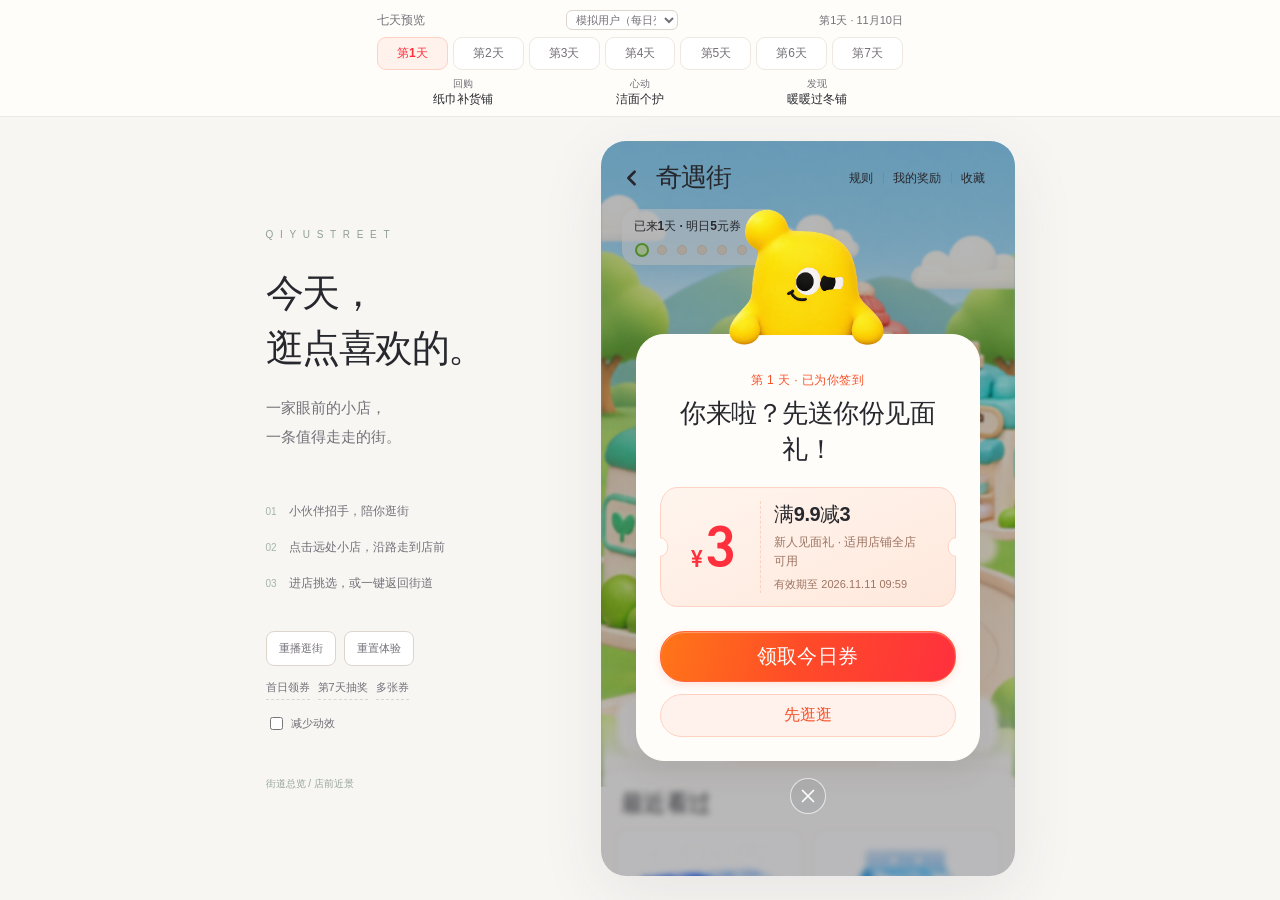
<file: index.html>
<!doctype html>
<html lang="zh-CN">
<head>
  <meta charset="utf-8">
  <meta name="viewport" content="width=device-width,initial-scale=1,viewport-fit=cover">
  <meta name="description" content="逛喜欢的小店，领每日好礼。可切换七天与不同店铺偏好。">
  <meta http-equiv="refresh" content="0;url=street-3d.html?from=mall&amp;demo=first&amp;demoDay=2026-11-10&amp;v=responsive-layout-3">
  <title>奇遇街 · 今天逛点喜欢的</title>
  <link rel="icon" href="data:,">
  <script>
    const destination = new URL('street-3d.html', location.href);
    destination.search = location.search;
    destination.searchParams.set('from', 'mall');
    const days = ['first','second','third','fourth','fifth','sixth','seventh'];
    let day = destination.searchParams.get('demo');
    if (!days.includes(day) && !['wallet','freeorder'].includes(day)) {
      day = 'first';
      destination.searchParams.set('demo', day);
    }
    if (!destination.searchParams.has('demoDay')) {
      const offset = day === 'wallet' ? 5 : day === 'freeorder' ? 6 : days.indexOf(day);
      destination.searchParams.set('demoDay', '2026-11-' + String(10 + offset).padStart(2, '0'));
    }
    destination.searchParams.set('v', 'responsive-layout-3');
    destination.hash = location.hash;
    location.replace(destination);
  </script>
</head>
<body><a href="street-3d.html?from=mall&amp;demo=first&amp;demoDay=2026-11-10&amp;v=responsive-layout-3">打开奇遇街七天预览</a></body>
</html>
</file>
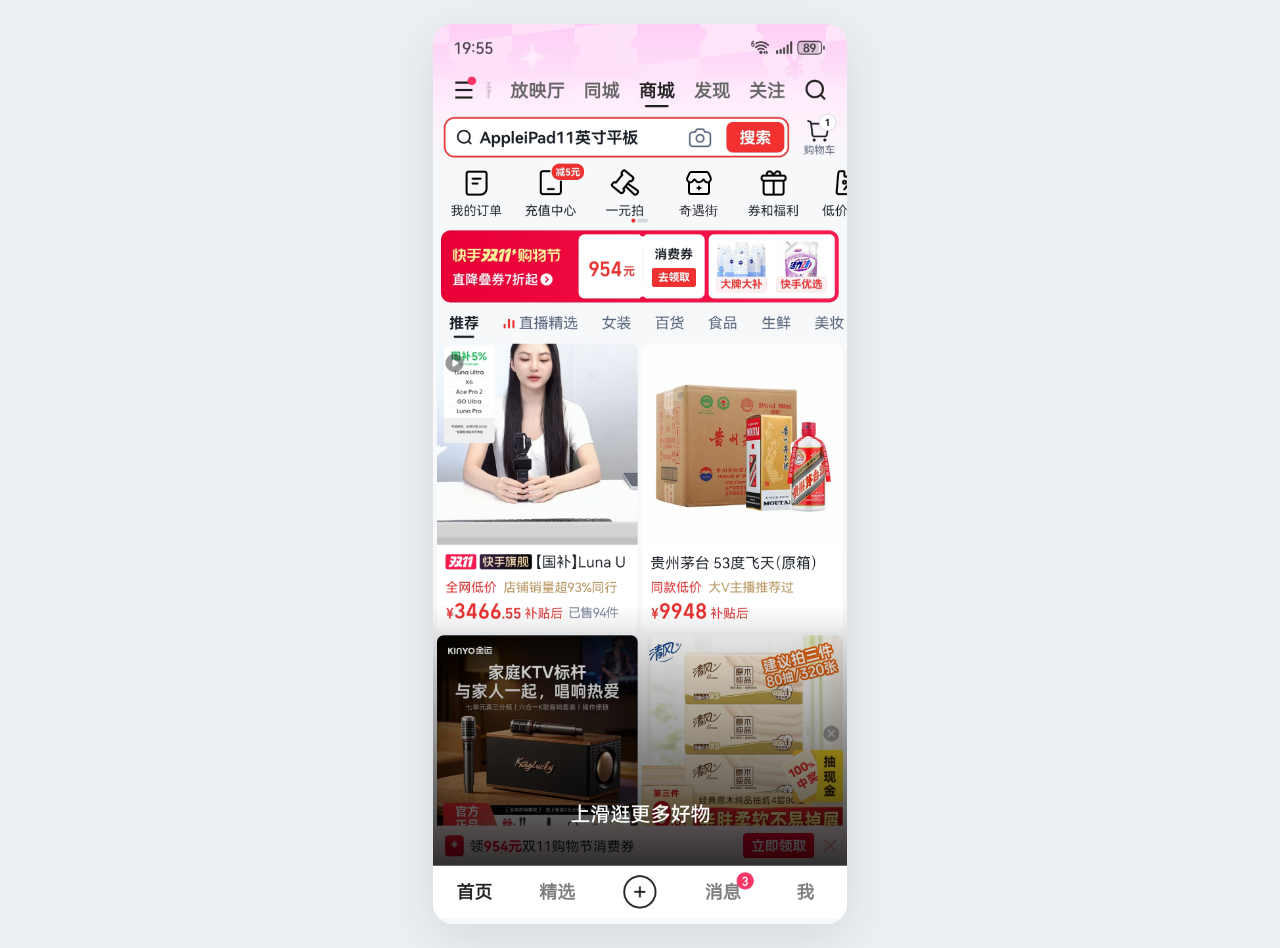
<file: mall.html>
<!doctype html>
<html lang="zh-CN">
<head>
  <meta charset="utf-8">
  <meta name="viewport" content="width=device-width,initial-scale=1,viewport-fit=cover">
  <meta name="theme-color" content="#f7f8fa">
  <title>商城 · 奇遇街入口</title>
  <link rel="icon" href="data:,">
  <link rel="preload" as="image" href="assets/mall-reference.png">
  <link rel="preload" as="image" href="assets/entry-coupon-front.webp">
  <link rel="stylesheet" href="image-loading.css?v=unified-colors-2">
  <script defer src="image-loading.js?v=design-polish-4"></script>
  <script defer src="mall-entry.js?v=orange-ticket-3"></script>
  <style>
    *{box-sizing:border-box}
    body{margin:0;background:#edf0f3;font-family:-apple-system,BlinkMacSystemFont,"PingFang SC","Microsoft YaHei",sans-serif;color:#202128;-webkit-text-size-adjust:100%;text-size-adjust:100%}
    .mall-screen{position:relative;width:min(100%,414px);margin:0 auto;background:#f7f8fa}
    .mall-reference{display:block;width:100%;height:auto;user-select:none}
    .qiyujie-entry{position:absolute;left:56.2%;top:15.8%;width:16%;height:6.1%;display:flex;flex-direction:column;align-items:center;justify-content:flex-start;padding-top:.5%;gap:4px;background:#f7f8fa;color:#202128;text-decoration:none;font-size:13px;font-weight:400;line-height:18px;-webkit-tap-highlight-color:transparent}
    .entry-symbol{display:block;position:relative;width:45.29%;aspect-ratio:1;perspective:100px;flex:none}
    .entry-store,.entry-coupon{position:absolute;inset:0;display:block;width:100%;height:100%;margin:0;backface-visibility:hidden;transition:transform 360ms cubic-bezier(.22,.8,.26,1),opacity 240ms ease;pointer-events:none}
    .entry-store{opacity:1;transform:translateY(0) rotateX(0)}
    .entry-coupon{opacity:0;transform:translateY(5px) rotateX(-65deg)}
    .entry-coupon img{position:absolute;inset:2%;display:block;width:96%;height:96%;object-fit:contain}
    .qiyujie-entry[data-phase="coupon"] .entry-store{opacity:0;transform:translateY(-5px) rotateX(65deg)}
    .qiyujie-entry[data-phase="coupon"] .entry-coupon{opacity:1;transform:translateY(0) rotateX(0)}
    .qiyujie-entry:focus-visible{outline:2px solid #ff742a;outline-offset:-2px;border-radius:6px}
    .qiyujie-entry:active .entry-symbol{transform:scale(.93)}
    @media(prefers-reduced-motion:reduce){.entry-store,.entry-coupon{transition:none!important}.qiyujie-entry .entry-store{opacity:1!important;transform:none!important}.qiyujie-entry .entry-coupon{display:none!important}}
    @media(min-width:700px){body{padding:24px 0}.mall-screen{box-shadow:0 14px 50px #16202c1c;border-radius:20px;overflow:hidden}}
  </style>
</head>
<body>
  <main class="mall-screen" aria-label="商城首页">
    <img class="mall-reference" src="assets/mall-reference.png" width="1260" height="2720" alt="商城首页参考画面，包含搜索、工具区、购物节活动与推荐商品。" draggable="false">
    <a class="qiyujie-entry" href="street-3d.html?from=mall&amp;v=responsive-layout-3" aria-label="奇遇街，逛喜欢的小店" data-phase="icon">
      <span class="entry-symbol" aria-hidden="true">
        <img class="entry-store" src="assets/qiyujie-entry.svg?v=mono-30-v3" width="30" height="30" alt="">
        <span class="entry-coupon"><img src="assets/entry-coupon-front.webp" width="30" height="30" alt=""></span>
      </span>
      <span>奇遇街</span>
    </a>
  </main>
</body>
</html>
</file>
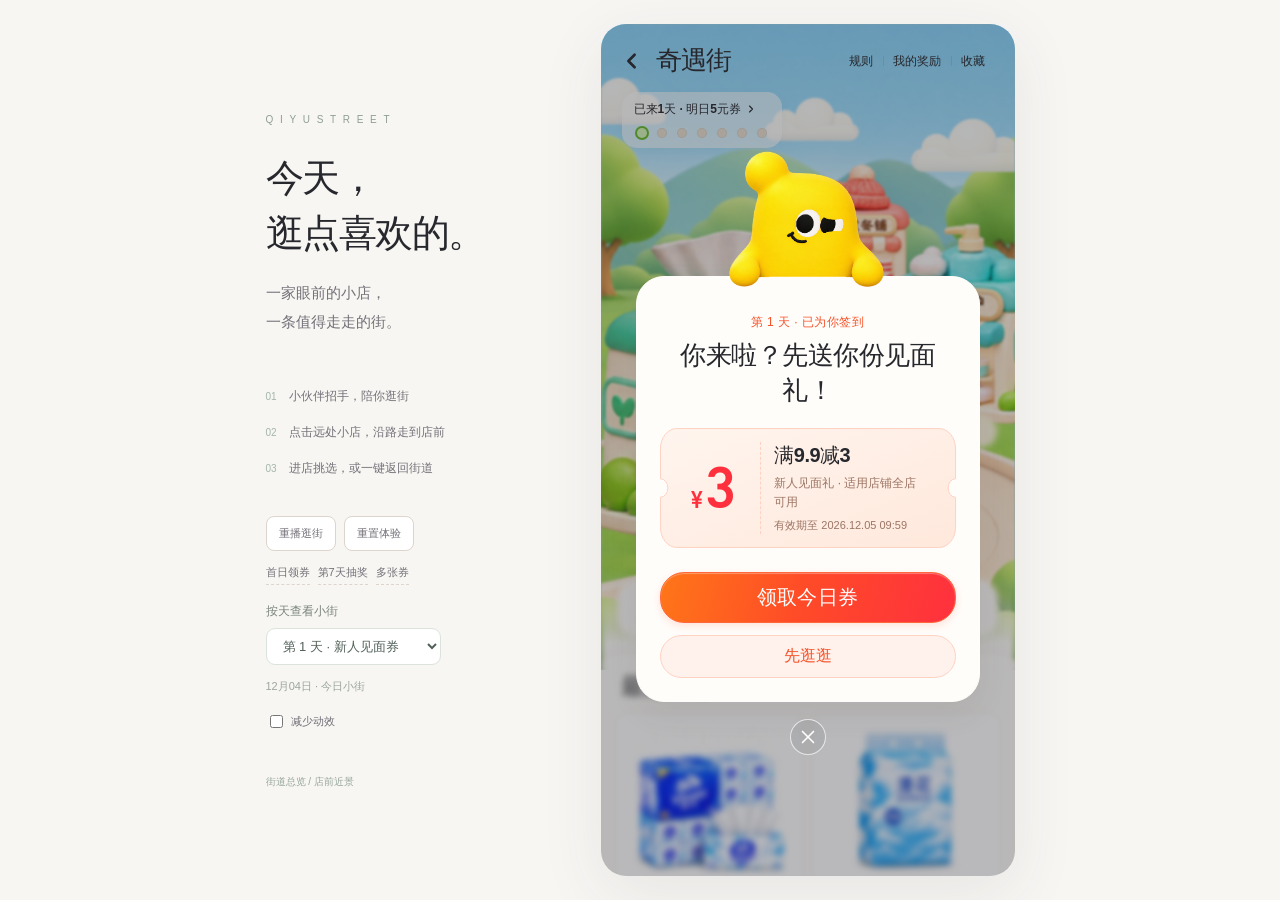
<file: street-3d.html>
<!doctype html>
<html lang="zh-CN">
<head>
  <meta charset="utf-8">
  <meta name="viewport" content="width=device-width,initial-scale=1,viewport-fit=cover">
  <meta name="theme-color" content="#a3d5e5">
  <title>奇遇街 · 今天逛点喜欢的</title>
  <link rel="icon" href="data:,">
  <link rel="preload" as="image" href="assets/street-cloudless-v1.jpg" fetchpriority="high">
  <link rel="stylesheet" href="styles.css?v=responsive-layout-1">
  <script defer src="assets/icons.js"></script>
  <script defer src="walking.js?v=depth-navigation-1"></script>
  <script defer src="rig-street-motion.js?v=third-shop-walk-20261116"></script>
  <script defer src="street-navigation.js?v=stable-shop-depth-20261116"></script>
  <script defer src="shop-hit-areas.js?v=1"></script>
  <script defer src="sprite-art.js?v=mobile-launch-1"></script>
  <script defer src="shop-roofs.js?v=roof-detail-1"></script>
  <script defer src="shop-sign-lights.js?v=sign-lights-6"></script>
  <script defer src="shop-views.js?v=stable-shop-depth-20261116"></script>
  <link rel="stylesheet" href="popup-ui.css?v=fixed-type-3">
  <link rel="stylesheet" href="home-scroll.css?v=responsive-safe-area-rounded-20261116">
  <link rel="stylesheet" href="image-loading.css?v=responsive-layout-3">
  <link rel="stylesheet" href="commerce-ui.css?v=responsive-layout-1">
  <link rel="stylesheet" href="daily-shops.css?v=stable-shop-depth-20261116">
  <link rel="stylesheet" href="palette.css?v=street-ui-refresh-1">
  <link rel="stylesheet" href="price-font.css?v=mall-price-larger-group-20261116">
  <script defer src="rewards-flow.js?v=coupon-store-scope-1"></script>
  <script defer src="shopping-basket.js?v=3"></script>
  <script defer src="reward-groups.js?v=1"></script>
  <script defer src="lottery-wheel.js?v=1"></script>
  <script defer src="catalog.js?v=design-review-fixes-1"></script>
  <script defer src="daily-street.js?v=daily-preferences-1"></script>
  <link rel="stylesheet" href="street-atmosphere.css?v=roof-detail-1">
  <script defer src="street-atmosphere.js?v=shop-layers-1"></script>
  <script defer src="app.js?v=mobile-fixes-20261117"></script>
  <script defer src="image-loading.js?v=mobile-launch-1"></script>
  <script defer src="model-loader.js?v=mobile-launch-1"></script>
  <style>
  .street{overflow:clip}
  .app[data-character="off"] #walkerPosition,.app[data-character="off"] #guide,.app[data-character="off"] #walkTrail,.app[data-character="off"] #skipWalk{display:none!important}
  .app[data-scene-mode="store"] .new-tag,.app[data-scene-mode="store"] .street-depth-mask{display:none!important}
  #storeDoorHit{position:absolute;left:0;top:150px;width:414px;height:405px;background:transparent;z-index:3}
  #storeDoorHit:focus-visible{outline-offset:-8px;border-radius:16px}
  .app[data-navigation="cut"] .topbar,.app[data-navigation="cut"] .daily-progress,.app[data-navigation="cut"] .street-actions{pointer-events:none}
  #walkerPosition{position:absolute;left:0;top:0;width:0;height:0;z-index:5;transform-origin:0 0;pointer-events:none;will-change:transform}
  .rig-street-placeholder,.rig-street-canvas,.rig-walk-fallback{position:absolute;left:-96px;top:-144px;width:192px;height:192px;pointer-events:none}
  #app[data-ip-renderer="skinned-glb"] .rig-street-placeholder{display:none}
  #app[data-ip-renderer="error"] .rig-street-canvas{display:none}
  #walkerPosition[data-walk-renderer="frames"] :is(.rig-street-placeholder,.rig-street-canvas){visibility:hidden}
  .street-depth-mask{position:absolute;left:0;top:0;width:414px;height:646px;z-index:5;transform-origin:0 0;pointer-events:none}
  .street-depth-mask img{position:absolute;inset:0;width:414px;height:646px}
  .app[data-character="rigged"] .guide{
    width:180px;height:48px;min-height:48px;padding:0 16px;border:0;border-radius:26px;
    background:none;color:#2b3d2d;font-size:15px;font-weight:750;line-height:20px;letter-spacing:-.3px;
    display:flex;align-items:center;justify-content:center;
    white-space:nowrap;text-align:center;transform:rotate(-2deg);transform-origin:left center;
    box-shadow:none;isolation:isolate;transition:filter .15s;
  }
  .app[data-character="rigged"] .guide:before{
    content:"";position:absolute;inset:0 auto auto 0;width:180px;height:54px;z-index:0;pointer-events:none;
    background:url('assets/speech-bubble-light.svg?v=3') center top/180px 54px no-repeat;
    filter:none;
  }
  .app[data-character="rigged"] .guide:after{
    display:none;
  }
  .app[data-character="rigged"] .guide .guide-copy{
    position:relative;z-index:1;-webkit-text-stroke:0;
  }
  .app[data-character="rigged"] .guide:hover{box-shadow:none}
  .app[data-character="rigged"] .guide:hover:before{filter:none}
  .app[data-character="rigged"] .guide[data-side="right"]{
    width:144px;padding:0 12px 0 18px;transform:rotate(2deg);transform-origin:left bottom;
  }
  .app[data-character="rigged"] .guide[data-side="right"]:before{
    width:144px;background-size:144px 54px;transform:scaleX(-1);
  }
  </style>
</head>
<body>
  <section class="day-preview-bar" id="dayPreviewBar" aria-label="七天预览工具" hidden><div class="day-preview-heading"><strong>七天预览</strong><label class="day-preview-profile"><select id="previewProfile" aria-label="选择店铺偏好"><option value="simulated">模拟用户（每日变化）</option><option value="family">新用户</option><option value="laundry">衣物回购</option><option value="beauty">美妆心动</option><option value="skin">护肤心动</option><option value="baby">母婴兴趣</option><option value="accessories">饰品兴趣</option></select></label><span id="previewDayCaption"></span></div><nav aria-label="选择预览天数"><a data-preview-day="first" href="?from=mall&amp;demo=first&amp;v=shop-front-1">第1天</a><a data-preview-day="second" href="?from=mall&amp;demo=second&amp;v=shop-front-1">第2天</a><a data-preview-day="third" href="?from=mall&amp;demo=third&amp;v=shop-front-1">第3天</a><a data-preview-day="fourth" href="?from=mall&amp;demo=fourth&amp;v=shop-front-1">第4天</a><a data-preview-day="fifth" href="?from=mall&amp;demo=fifth&amp;v=shop-front-1">第5天</a><a data-preview-day="sixth" href="?from=mall&amp;demo=sixth&amp;v=shop-front-1">第6天</a><a data-preview-day="seventh" href="?from=mall&amp;demo=seventh&amp;v=shop-front-1">第7天</a></nav><dl class="day-preview-stores" id="previewStores" aria-label="当日模拟店铺" hidden></dl></section>
  <main class="preview-layout">
    <aside class="preview-note" aria-label="体验说明">
      <span class="preview-kicker">Q I Y U  S T R E E T</span>
      <h1>今天，<br>逛点喜欢的。</h1>
      <p>一家眼前的小店，<br>一条值得走走的街。</p>
      <div class="preview-steps"><span>01</span> 小伙伴招手，陪你逛街<br><span>02</span> 点击远处小店，沿路走到店前<br><span>03</span> 进店挑选，或一键返回街道</div>
      <div class="preview-tools"><button id="replay">重播逛街</button><button id="reset">重置体验</button></div>
      <div class="preview-scenarios"><a href="street-3d.html?from=mall&demo=first&v=popup-ui-1">首日领券</a><a href="street-3d.html?from=mall&demo=seventh&v=popup-ui-1">第7天抽奖</a><a href="street-3d.html?from=mall&demo=wallet&v=coupon-cards-1">多张券</a></div>
      <label class="preview-date-control">按天查看小街<select id="previewDay" aria-label="选择到访天数"><option value="first">第 1 天 · 新人见面券</option><option value="second">第 2 天 · 回访加码券</option><option value="third">第 3 天 · 明日店铺预览</option><option value="fourth">第 4 天 · 心动店好物</option><option value="fifth">第 5 天 · 兴趣专享价</option><option value="sixth">第 6 天 · 冲刺好物</option><option value="seventh">第 7 天 · 转盘抽奖</option></select><span id="streetDate"></span></label>
      <label class="motion-setting"><input id="motionToggle" type="checkbox"> 减少动效</label>
      <small>街道总览 / 店前近景</small>
    </aside>
    <div class="phone-shell" id="phoneShell">
      <div class="app" id="app" data-testid="app-screen" data-character="rigged">
        <header class="topbar"><button class="icon-button back" id="back" aria-label="关闭奇遇街"><i data-lucide="chevron-left"></i></button><strong>奇遇街</strong><nav aria-label="活动入口"><button id="rules">规则</button><button id="rewards">我的奖励</button><button id="favorites">收藏</button></nav></header>
        <div class="home-scroll" id="homeScroll" role="region" aria-label="奇遇街首页，可上下滚动" tabindex="0">
        <section class="street" aria-label="奇遇街街景">
          <div id="streetLoading" role="status" style="position:absolute;left:50%;top:290px;transform:translateX(-50%);padding:6px 12px;border-radius:14px;background:var(--q-surface,#fffdfa);color:var(--q-muted,#747078);font-size:12px;white-space:nowrap;z-index:8;pointer-events:none">正在准备小街…</div>
          <div class="street-scene">
            <div class="world" id="world">
              <img class="street-art" src="assets/street-cloudless-v1.jpg" alt="圆角薄荷色纸巾铺、橙色零食铺和蓝色厨房铺沿着小路排列" draggable="false">
              <div class="street-clouds" aria-hidden="true"><span class="street-cloud"></span><span class="street-cloud"></span><span class="street-cloud"></span></div>
              <button class="shop-hotspot paper" data-slot="paper" data-shop="paper" aria-label="进入纸巾补货铺"><span>进入纸巾铺</span></button>
              <button class="shop-hotspot snack" data-slot="snack" data-shop="snack" aria-label="查看零食小铺"><span>去零食小铺</span></button>
              <button class="shop-hotspot kitchen" data-slot="kitchen" data-shop="kitchen" aria-label="查看厨房帮手铺"><span>去厨房帮手铺</span></button>
            </div>
            <div class="storefront-scene" id="storefrontScene" hidden>
              <img class="street-art" id="storefrontBackdrop" src="assets/street-cloudless-v1.jpg" alt="当前店铺门前街景" draggable="false">
              <div class="street-clouds" aria-hidden="true"><span class="street-cloud"></span><span class="street-cloud"></span><span class="street-cloud"></span></div>
              <div class="storefront-front" id="storefrontFront" role="img" hidden></div>
              <div class="storefront-neighbor" data-front-neighbor="paper" aria-hidden="true"></div>
              <div class="storefront-neighbor" data-front-neighbor="snack" aria-hidden="true"></div>
              <button id="storeDoorHit" hidden aria-label="进入当前店铺"></button>
            </div>
            <div id="walkerPosition" aria-hidden="true">
              <img class="rig-street-placeholder" src="assets/ip-first-frame-v1.webp" alt="" fetchpriority="high">
              <img id="rigWalkFrames" src="assets/ip-walk-frames-v1.webp" alt="" hidden fetchpriority="high" decoding="async">
              <canvas id="rigWalkFallback" class="rig-walk-fallback" width="144" height="144" hidden></canvas>
            </div>
            <div id="streetOccluders" aria-hidden="true" inert hidden></div>
            <div class="walk-trail" id="walkTrail" aria-hidden="true"></div>
          </div>
          <button class="guide" id="guide" hidden><span class="guide-copy">点家小店，逛逛去～</span></button>
          <button class="skip-walk" id="skipWalk" hidden>跳过动效</button>
          <button class="daily-progress" id="daily" aria-label="已来1天 · 明日5元券，查看七天每日奖励">
            <span class="daily-progress-heading"><span class="daily-progress-copy">已来1天 · 明日5元券</span><i data-lucide="chevron-right" aria-hidden="true"></i></span>
            <span class="daily-progress-steps" aria-hidden="true"></span>
          </button>
          <div class="street-actions"><button class="side-action claim-action" id="claim"><i data-lucide="ticket-percent"></i><span id="claimText">领3元券</span></button><button class="primary-action" id="enter">逛纸巾铺</button><button class="side-action" id="switch"><i data-lucide="refresh-cw"></i><span>换家店</span></button></div>
          <span class="walk-status sr-only" id="walkStatus" role="status" aria-live="polite"></span>
        </section>
        <section class="recent" aria-labelledby="recentTitle"><div class="recent-heading"><h2 id="recentTitle">最近看过</h2></div><div class="recent-scroll" id="recentScroll"><div class="recent-grid" id="recentGrid"></div></div></section>
        </div>
        <button class="home-cart-entry" id="homeCart" data-open-basket="paper" aria-label="打开购物车"><i data-lucide="shopping-cart"></i><b id="homeCartCount" hidden></b></button>
        <audio id="streetMusic" src="assets/street-music-v2.mp3" loop preload="none" playsinline aria-hidden="true"></audio>
        <div class="overlay" id="overlay" hidden><section class="modal" id="modal" role="dialog" aria-modal="true" aria-labelledby="modalTitle" tabindex="-1"></section></div>
        <div class="toast" id="toast" role="status" aria-live="polite" hidden></div>
      </div>
    </div>
  </main>
</body>
</html>
</file>
<file: image-loading.css>
.image-loading-message{position:absolute;inset:0;display:grid;place-content:center;min-height:40px;background:linear-gradient(110deg,var(--q-canvas,#f8f6f3),var(--q-surface,#fffdfa),var(--q-canvas,#f8f6f3));color:var(--q-muted,#747078);font:12px/1.6 -apple-system,BlinkMacSystemFont,"PingFang SC",sans-serif;text-align:center;pointer-events:none;border-radius:inherit;z-index:1}
.image-loading-message[hidden]{display:none}
.street .image-loading-message{display:none}
.image-loading-surface:not(.progressive-storefront):is([data-art-state=loading],[data-art-state=error])>.sprite-image{visibility:hidden}
.progressive-storefront:not([data-art-preview=true]):not([data-art-state=ready])>.sprite-image{visibility:hidden}
.progressive-storefront:not([data-art-preview=true]):not([data-art-state=ready])>.sprite-image [data-sign-tube]{display:none}
.image-retry-notice{position:absolute;left:16px;right:16px;bottom:100px;z-index:80;display:flex;justify-content:space-between;align-items:center;gap:12px;padding:8px 12px;border:1px solid var(--q-orange-line,#ffd1c1);border-radius:14px;background:var(--q-surface,#fffdfa);box-shadow:0 4px 20px var(--q-shadow,#493a3514);color:var(--q-ink,#27282d);font:12px/1.5 -apple-system,BlinkMacSystemFont,"PingFang SC",sans-serif}
.image-retry-notice[hidden]{display:none}
.image-retry-notice button{min-height:44px;padding:8px 12px;border:0;border-radius:12px;background:var(--q-action,linear-gradient(105deg,#ff7618,#ff4b28 48%,#ff303e));color:white;font:inherit;font-size:13px;font-weight:600;cursor:pointer}
.mall-screen{min-height:100dvh}
.mall-screen>.image-loading-message{top:0;bottom:auto;height:100dvh;background:#f7f8fa}
</file>
<file: styles.css>
:root{font-family:-apple-system,BlinkMacSystemFont,"PingFang SC","Microsoft YaHei",sans-serif;color:#302016;background:#edf3ef;font-synthesis:none;--orange:#ff632e;--muted:#898b94;-webkit-text-size-adjust:100%;text-size-adjust:100%}
*{box-sizing:border-box}body{margin:0}button,input{font:inherit}button{border:0;cursor:pointer;-webkit-tap-highlight-color:transparent;color:inherit}button:disabled{cursor:default}button:focus-visible,a:focus-visible{outline:3px solid #237d69;outline-offset:3px}button:active:not(:disabled){filter:brightness(.97)}button .lucide{pointer-events:none}[hidden]{display:none!important}.lucide{width:20px;height:20px;stroke-width:2}.preview-layout{min-height:100vh;display:flex;align-items:center;justify-content:center;gap:70px;padding:32px}.preview-note{width:265px;color:#354d44}.preview-kicker{font-size:10px;letter-spacing:2px;color:#8d9e94}.preview-note h1{font-size:38px;letter-spacing:-1.5px;line-height:1.45;margin:24px 0 18px}.preview-note p{font-size:15px;line-height:1.9;color:#7d9186}.preview-steps{margin-top:42px;font-size:12px;line-height:3;color:#657f72}.preview-steps span{font-size:10px;color:#a3b5aa;margin-right:9px;font-variant-numeric:tabular-nums}.preview-tools{display:flex;gap:8px;margin-top:30px}.preview-tools button{padding:9px 12px;background:#fff;border:1px solid #dce8df;border-radius:8px;font-size:11px;color:#537060}.motion-setting{display:flex;align-items:center;gap:5px;font-size:11px;color:#6b8175;margin:14px 0 40px}.motion-setting input{accent-color:#2c9b79}.preview-note small{font-size:10px;color:#95a59a;line-height:1.8}.phone-shell{position:relative;width:min(100%,414px);height:var(--app-height,896px);flex:none;box-shadow:0 18px 65px #35513b1c;border-radius:25px;overflow:hidden;background:#fff}.app{width:100%;height:100%;position:relative;overflow:hidden;background:#fff;font-size:14px}.street{height:646px;position:relative;overflow:hidden;background:#72d6f6}.world{position:absolute;inset:0;transform-origin:0 0;will-change:transform}.street-art{width:414px;height:646px;object-fit:cover;display:block;user-select:none;pointer-events:none}.topbar{position:absolute;top:23px;left:18px;right:20px;display:flex;align-items:center;height:27px;gap:12px;color:#091c26;z-index:8}.topbar strong{font-size:26px;font-weight:850;letter-spacing:-1px}.icon-button{display:grid;place-items:center;padding:0;background:none}.back .lucide{width:25px;height:30px;stroke-width:2.5}.topbar nav{display:flex;gap:16px;margin-left:auto;align-items:center}.topbar nav button{background:none;font-size:12px;font-weight:600;padding:6px 0}.daily-progress{position:absolute;left:21px;top:68px;width:170px;height:43px;border-radius:12px;background:#fff9edf2;text-align:left;padding:8px 32px 7px 10px;z-index:8}.daily-progress>span{display:flex;align-items:center;white-space:nowrap;font-size:11px;font-weight:650;letter-spacing:-.2px}.daily-progress b{font-weight:700;color:#c45b2b}.daily-progress>span .lucide{width:13px;height:13px;margin-left:3px}.gift-icon{position:absolute;right:10px;top:12px;width:20px;height:20px;color:#ff7b22;fill:#ffd15b33}.daily-track{height:4px;border-radius:3px;background:#d9e1c2;margin-top:6px;width:124px;overflow:hidden}.daily-track span{height:100%;display:block;width:14.285%;background:#ff7b39;border-radius:3px}.shop-hotspot{position:absolute;background:transparent;border-radius:20px;z-index:3;transition:filter .2s}.shop-hotspot.paper{left:0;top:31%;width:63%;height:51%}.shop-hotspot.snack{left:74%;top:37%;width:26%;height:29%;z-index:5}.shop-hotspot.kitchen{left:55%;top:26%;width:30%;height:21%;z-index:4}.shop-hotspot span{position:absolute;bottom:12%;left:50%;transform:translate(-50%,6px);white-space:nowrap;padding:6px 10px;background:#fff9ed;color:#703e22;font-size:11px;border:1px solid #f5bd91;border-radius:12px;opacity:0;transition:.2s;box-shadow:0 3px 10px #9b63251a}.shop-hotspot:hover span,.shop-hotspot:focus-visible span{opacity:1;transform:translate(-50%,0)}.shop-hotspot:focus-visible{outline-offset:-5px}.new-tag{position:absolute;top:25.6%;left:63%;background:#ff7836;color:#fff;font-size:10px;border-radius:10px;padding:3px 8px;pointer-events:none}.walker-position{position:absolute;left:245px;top:410px;width:142px;height:153px;z-index:5;transform-origin:50% 90%;will-change:transform;pointer-events:none}.walker{width:100%;height:100%;object-fit:contain;animation:idle 3.5s ease-in-out infinite;filter:drop-shadow(0 4px 2px #b59b6430)}@keyframes idle{0%,100%{transform:translateY(0) rotate(-1deg)}50%{transform:translateY(-3px) rotate(1deg)}}.moving .walker{animation:stepping .26s ease-in-out infinite alternate}@keyframes stepping{from{transform:translateY(0) rotate(-6deg)}to{transform:translateY(-8px) rotate(5deg)}}.guide{position:absolute;left:311px;top:389px;transform:translateX(-3px);padding:8px 14px;background:#fffdf7;border:1px solid #ffa46e;border-radius:20px;z-index:6;font-weight:650;font-size:12px;line-height:1.5;text-align:center;box-shadow:0 2px 0 #ffa46e33}.guide:after{content:"";position:absolute;left:30px;bottom:-7px;width:11px;height:11px;background:#fffdf7;border-right:1px solid #ffa46e;border-bottom:1px solid #ffa46e;transform:skewY(-20deg)}.guide>.lucide{position:absolute;right:-5px;bottom:-5px;color:#ff7a30;fill:#fff5e9;width:18px;height:18px}.skip-walk{position:absolute;right:20px;top:130px;background:#fffdf2e6;border-radius:18px;padding:7px 10px;display:flex;align-items:center;gap:3px;font-size:11px;z-index:10}.skip-walk .lucide{width:13px;height:13px}.street-actions{position:absolute;left:31px;right:31px;bottom:30px;display:grid;grid-template-columns:90px 160px 90px;gap:6px;z-index:7}.street-actions button{height:52px;border-radius:15px;transition:transform .18s,opacity .18s}.street-actions button:hover{transform:translateY(-2px)}.side-action{background:#fff9e9;display:flex;flex-direction:column;align-items:center;justify-content:center;gap:3px;font-size:14px;font-weight:650;box-shadow:0 2px 4px #af8a4720}.side-action>.lucide{color:#60bc67;width:23px;height:23px;stroke-width:2.8}.claim-action>.lucide{color:#ff802d;fill:#fff0d6;stroke-width:2}.claim-action.claimed{color:#888d81}.claim-action.claimed>.lucide{color:#8fa68d}.primary-action{background:var(--orange);color:white;display:flex;align-items:center;justify-content:center;gap:3px;font-size:22px;font-weight:750;letter-spacing:-.5px;box-shadow:0 2px 3px #d45d2b24}.primary-action .lucide{width:23px;height:23px}.street-actions button:disabled{opacity:.7;transform:none}.coupon-condition{position:absolute;bottom:9px;left:0;right:0;text-align:center;font-size:12px;font-weight:550;color:#466c7e;margin:0;z-index:6}.walk-trail{position:absolute;inset:0;z-index:4;pointer-events:none}.trail-step{position:absolute;color:#fffdf2;opacity:0;filter:drop-shadow(0 1px 1px #b49a6c55)}.trail-step .lucide{width:13px;height:13px}.recent{position:relative;background:#fff;border-radius:20px 20px 0 0;margin-top:-1px;padding:12px 13px 0;height:251px;z-index:9}.recent h2{font-size:23px;letter-spacing:-.5px;margin:0 0 10px 7px;color:#101b30;font-weight:800}.recent-grid{display:grid;grid-template-columns:1fr 1fr;gap:7px}.recent-card{border:1px solid #eeeef2;border-radius:11px;padding:6px 9px 8px;min-width:0}.product-art{background-image:url(assets/products.png);background-size:300% 300%;background-repeat:no-repeat;background-color:#fff;aspect-ratio:1;width:100%;border-radius:5px}.other-art{background-image:url(assets/other-products.png);background-size:300% 200%}.recent-card .product-art{height:119px;aspect-ratio:auto;background-size:300% 300%;background-position-y:0}.recent-card h3{font-size:12px;font-weight:600;line-height:1.4;margin:3px 0 6px;color:#161c2e;white-space:nowrap;overflow:hidden;text-overflow:ellipsis}.recent-price-row{display:flex;align-items:center;justify-content:space-between;gap:4px}.price{font-size:22px;font-weight:650;letter-spacing:-.6px;color:#ff5422;white-space:nowrap}.price small{font-size:11px;font-weight:500;letter-spacing:0}.price sup{font-size:12px;vertical-align:baseline}.price del{font-size:10px;color:#a2a6b3;font-weight:400;margin-left:5px;letter-spacing:0}.recent-buy{background:#fff;border:1px solid #a1a6b5;border-radius:14px;padding:4px 10px;color:#858b9b;font-size:11px}.simulation-note{font-size:9px;color:#a2a7b0;text-align:center;margin:7px 0 0}.overlay{position:absolute;inset:0;z-index:30;background:#18292a8a;display:flex;align-items:center;justify-content:center;animation:scrim-in .18s ease-out}.modal{position:relative;outline:none;background:#fffdfa;max-height:840px;overflow:auto;overscroll-behavior:contain;animation:modal-in .25s cubic-bezier(.2,.8,.2,1);scrollbar-width:thin}.modal.center{width:312px;border-radius:22px;padding:33px 20px 19px}.modal.sheet{position:absolute;bottom:0;left:0;right:0;border-radius:22px 22px 0 0;max-height:83%;animation:sheet-in .3s cubic-bezier(.2,.8,.2,1);padding:24px 13px 9px}.modal.shop-sheet{height:79%;max-height:83%;padding-top:24px;background:#fff}.modal.sheet:before{content:"";position:absolute;top:7px;width:30px;height:4px;border-radius:3px;background:#c9c8cd;left:calc(50% - 15px)}.modal.shop-sheet:after{content:"";height:5px;background:#9fdfbf;position:absolute;top:0;left:0;right:0}.modal-close{position:absolute;top:16px;right:14px;display:grid;place-items:center;width:27px;height:27px;padding:3px;background:none;color:#93929a;z-index:2}.modal-close .lucide{width:23px;height:23px;stroke-width:1.8}.success-heading{display:flex;align-items:center;justify-content:center;gap:11px;font-size:26px;font-weight:750;margin:0;color:#281a14;letter-spacing:-.7px}.success-icon{width:34px;height:34px;color:#fff;background:#39cf82;border-radius:50%;display:grid;place-items:center;flex:none}.success-icon .lucide{width:23px;height:23px;stroke-width:3.3}.success-sub{text-align:center;font-size:14px;color:#8c8a91;margin:9px 0 17px}.coupon-ticket{display:flex;align-items:center;background:#fff0e2;border:1px solid #ffd6b6;border-radius:13px;position:relative;min-height:94px;overflow:hidden;box-shadow:none}.coupon-ticket:before,.coupon-ticket:after{content:"";position:absolute;width:15px;height:15px;border-radius:50%;top:calc(50% - 7px);background:#fffdfa;border:1px solid #ffd6b6}.coupon-ticket:before{left:-9px}.coupon-ticket:after{right:-9px}.coupon-amount{width:48%;flex:none;color:#ff5b27;font-size:65px;font-weight:700;letter-spacing:-3px;line-height:1.15;text-align:center}.coupon-amount small{font-size:31px;letter-spacing:0}.coupon-copy{border-left:1px dashed #ffc6a3;flex:1;padding:8px 8px 8px 18px}.coupon-copy strong{font-size:21px;font-weight:700;white-space:nowrap;letter-spacing:-.5px}.coupon-copy span{display:block;font-size:12px;color:#918c86;margin-top:5px}.ticket-terms{text-align:center;color:#969298;font-size:12px;margin:13px 0}.wide-cta{width:100%;display:flex;justify-content:center;align-items:center;background:var(--orange);color:#fff;border-radius:22px;min-height:49px;font-size:20px;font-weight:650;gap:4px;padding:10px 12px}.wide-cta .lucide{width:19px;height:19px}.quiet-action{display:block;margin:12px auto 0;font-size:14px;color:#939098;background:none;padding:3px 16px}.sheet-head{display:flex;align-items:center;justify-content:space-between;margin:0 7px 11px;min-height:48px}.sheet-head h2{font-size:23px;margin:0 0 4px;line-height:1.2;font-weight:750;color:#15192b;letter-spacing:-.5px}.sheet-head p{font-size:12px;color:#9295a2;margin:0}.sheet-actions{display:flex;gap:12px;margin-right:3px}.sheet-actions button{background:none;padding:3px;display:grid;place-items:center}.sheet-actions .lucide{width:21px;height:21px;stroke-width:1.7}.sheet-actions .is-favorite{color:#ff6d42;fill:#ffe3d4}.coupon-strip{border-radius:10px;background:#fff0e6;display:flex;align-items:center;padding:8px 11px;gap:10px;min-height:42px;margin-bottom:7px}.coupon-strip>.lucide{width:25px;height:25px;color:var(--orange);flex:none;stroke-width:1.8}.coupon-strip strong{font-size:13px;font-weight:600}.coupon-strip strong b{color:var(--orange);font-weight:700}.coupon-strip small{display:block;margin-top:2px;font-size:10px;color:#99959b}.coupon-strip button{background:var(--orange);border-radius:14px;color:#fff;padding:6px 9px;margin-left:auto;font-size:11px;flex:none}.product-grid{display:grid;grid-template-columns:repeat(3,minmax(0,1fr));gap:5px}.product-card{min-width:0;border:1px solid #f1ece8;border-radius:10px;padding:5px 5px 6px;position:relative;background:#fff}.product-card .product-art{aspect-ratio:1.2}.product-card h3{font-size:10.5px;letter-spacing:-.1px;color:#202332;line-height:1.4;font-weight:550;margin:4px 2px;height:29px;display:flex;align-items:center}.product-card .price{font-size:19px;letter-spacing:-.5px;margin:0 3px 5px;line-height:1.2}.product-card .price small{font-size:10px}.product-card .price del{font-size:9px;margin-left:3px}.product-buy{width:100%;border-radius:14px;min-height:23px;padding:3px;background:#ffede2;color:#ff5c27;font-size:12px;font-weight:600}.coupon-badge{position:absolute;top:6px;left:7px;color:#ed702f;background:#fff0e2;font-size:9px;border-radius:7px;padding:2px 5px;z-index:1}.shop-sheet .simulation-note{margin:7px 0 0}.sheet-body-scroll{overflow:auto;max-height:calc(100% - 50px)}.modal.simple-sheet{padding:29px 20px 22px;max-height:78%;width:100%}.simple-sheet h2{font-size:23px;letter-spacing:-.5px;margin:0 0 8px;color:#161c2c}.simple-sheet .intro{font-size:12px;line-height:1.7;color:#90919c;margin:0 0 17px}.daily-row{display:flex;align-items:center;gap:12px;padding:11px 10px;margin:5px 0;border:1px solid #f1ece7;border-radius:10px;background:#fff;min-height:54px}.daily-row.today{background:#fff1df;border-color:#ffe0ba}.daily-row .day-label{font-size:12px;color:#766b63;width:34px;flex:none}.daily-row .lucide{width:25px;height:25px;color:#ff8240;flex:none}.daily-row .reward-desc{flex:1}.daily-row strong{display:block;font-size:14px;color:#292b38}.daily-row small{font-size:10px;color:#94909a;display:block;margin-top:3px}.daily-row .day-state{font-size:10px;color:#9d99a1;flex:none}.daily-row .day-state.available{color:#f56c30;font-weight:600}.rule-block{border-top:1px solid #eee9e3;padding:13px 0}.rule-block h3{font-size:14px;margin:0 0 7px}.rule-block p{font-size:12px;color:#85808a;line-height:1.9;margin:0}.empty-state{text-align:center;padding:30px 10px;color:#a3a0a7;font-size:13px}.reward-card{padding:17px;background:#fff1e4;border-radius:12px;margin:15px 0;color:#7c6c5d}.reward-card strong{display:block;font-size:23px;color:#fa622e;margin-bottom:6px}.reward-card p{font-size:12px;line-height:1.8;margin:0}.checkout-product{display:flex;gap:15px;align-items:center;margin:20px 0}.checkout-product .product-art{width:85px;flex:none}.checkout-product h3{font-size:16px;margin:0 0 8px}.checkout-product p{font-size:12px;color:#9b9290;margin:0}.order-row{display:flex;justify-content:space-between;align-items:center;border-bottom:1px solid #f2eee9;padding:15px 0;font-size:13px;color:#77737b}.order-row strong{font-size:15px;color:#3d3530}.order-row.discount strong{color:#ff6d34}.quantity{display:flex;align-items:center;gap:12px}.quantity button{width:27px;height:27px;display:grid;place-items:center;background:#f4f3f0;border-radius:7px}.quantity button .lucide{width:14px;height:14px}.total-row{display:flex;align-items:center;justify-content:space-between;margin:19px 0}.total-row .price{font-size:30px}.order-notice{font-size:10px;color:#a4a0a7;text-align:center;margin:11px 0 0}.order-success{text-align:center;padding:12px 0}.order-success .success-icon{margin:5px auto 20px;width:49px;height:49px}.order-success h2{font-size:24px}.order-success p{font-size:13px;line-height:1.9;color:#94909a}.order-success .wide-cta{margin-top:25px}.toast{position:absolute;left:50%;bottom:84px;transform:translateX(-50%);max-width:340px;background:#29362eee;color:white;padding:11px 18px;border-radius:18px;z-index:60;font-size:12px;line-height:1.5;text-align:center;white-space:nowrap;animation:toast-in .2s ease-out}.sr-only{position:absolute;width:1px;height:1px;padding:0;margin:-1px;overflow:hidden;clip:rect(0,0,0,0);white-space:nowrap;border:0}@keyframes scrim-in{from{opacity:0}to{opacity:1}}@keyframes modal-in{from{opacity:0;transform:translateY(12px) scale(.97)}to{opacity:1;transform:translateY(0) scale(1)}}@keyframes sheet-in{from{transform:translateY(80px);opacity:0}to{transform:translateY(0);opacity:1}}@keyframes toast-in{from{opacity:0;translate:0 5px}to{opacity:1;translate:0 0}}.reduce-motion *{animation-duration:.01ms!important;transition-duration:.01ms!important}.reduce-motion .walker{animation:none!important}
.modal.center{padding:27px 20px 15px;top:-6px}.center .success-sub{margin:7px 0 13px}.center .ticket-terms{margin:10px 0}.center .quiet-action{margin-top:8px}.coupon-amount{font-size:74px}.modal.shop-sheet{height:76%;padding-bottom:6px}.shop-sheet .simulation-note{margin-top:4px}.product-card .product-art{aspect-ratio:1.4}.product-card h3{height:21px}
.product-art{background-size:300% auto;background-position-y:calc(var(--art-row,0) * 50%)}.other-art{background-size:300% auto;background-position-y:calc(var(--art-row,0) * 100%)}.product-card .product-art,.recent-card .product-art{background-size:300% auto;background-position-y:calc(6.25% + var(--art-row,0) * 43.75%)}.product-card .other-art,.recent-card .other-art{background-size:300% auto;background-position-y:calc(11.1% + var(--art-row,0) * 77.8%)}.shop-hotspot span{bottom:auto;top:8%}
.walker-position{left:0;top:0;width:0;height:0;transform-origin:0 0;filter:none;pointer-events:none}.ground-shadow{position:absolute;left:-24px;top:-3px;width:48px;height:8px;background:#76572826;border-radius:50%;filter:blur(1.7px);z-index:0}.foot-shadow{position:absolute;left:-9px;top:-2px;width:18px;height:4px;background:#66502735;border-radius:50%;filter:blur(.7px);z-index:0;will-change:transform}.torso-holder{position:absolute;width:108px;height:120px;left:-54px;top:-138px;z-index:3;transform-origin:50% 100%;will-change:transform}.body-crop{width:108px;height:120px;position:relative;overflow:hidden;transform:scaleX(var(--facing,1))}.body-crop img{position:absolute;width:128.35%;height:115.26%;max-width:none;left:-15.865%;top:-6.893%;pointer-events:none;user-select:none}.rig-leg{position:absolute;left:0;top:0;width:26px;height:30px;z-index:2;will-change:transform}.leg-crop{width:26px;height:30px;position:relative;overflow:hidden;transform:scaleX(var(--facing,1))}.leg-crop img{position:absolute;max-width:none;width:164.35%;height:143.81%;left:-39.06%;top:-21.79%;pointer-events:none;user-select:none}
@media(max-width:800px){.preview-note{display:none}.preview-layout{padding:0;display:block}.phone-shell{margin:auto;border-radius:0;box-shadow:none;width:min(100%,480px)}body{background:#fff}}
.torso-holder{top:-133px}.rig-leg,.leg-crop{width:32px;height:26px}.leg-crop img{height:198.42%;top:-68.038%}#leftLeg{filter:brightness(.96)}
.shop-hotspot span{display:none}
.body-crop{transition:transform .14s ease-in-out}
@media(prefers-reduced-motion:reduce){*,*:before,*:after{animation-duration:.01ms!important;transition-duration:.01ms!important}.walker{animation:none}}
</file>
<file: popup-ui.css>
/* Bright cream popup family; street navigation and character scale are unchanged. */
#app{--popup-max-height:85%;--popup-ink:#432719;--popup-muted:#887b71;--popup-line:#f5dfcd;--popup-cream:#fffaf4;--popup-orange:#ff5c0b;--reward-action-inset:30px;overflow:clip}
.phone-shell{overflow:clip}
#app .overlay{background:#263b3d55}
#app.has-modal .world{filter:blur(1px)}
#app.has-modal #walkerPosition,#app.has-modal .street-depth-mask,#app.has-modal .street-actions,#app.has-modal .coupon-condition,#app.has-modal .guide,#app.has-modal .recent{filter:blur(3px)}
#app .modal{max-height:var(--popup-max-height);color:var(--popup-ink);background:linear-gradient(155deg,#fffefa,#fff8ef);border:1px solid #fff9ef;box-shadow:0 12px 30px #45382120;scrollbar-width:thin;scrollbar-color:#ead8c6 transparent}
#app .modal h2{font-weight:800;letter-spacing:-.5px;color:#3b2117}
#app .modal.center{top:20px;width:344px;border-radius:28px;padding:28px 23px 23px}
#app .modal.center h2{font-size:26px;line-height:1.35;margin:0 0 20px;text-align:center}
#app .modal-close{right:13px;top:13px;width:32px;height:32px;color:#6d716f;border-radius:50%;padding:5px}
#app .modal-close:hover{background:#eee6dc88}
#app .wide-cta{border-radius:24px;min-height:50px;padding:11px 14px;font-size:20px;font-weight:750;color:#fff;background:linear-gradient(180deg,#ff9b2c 0%,#ff6d0b 44%,#ff5106 100%);box-shadow:inset 0 2px 1px #ffdd9da6,0 3px 5px #ff701822;border:1px solid #ffb866;letter-spacing:.2px}
#app .wide-cta:disabled{opacity:.7}
#app .quiet-action{font-size:13px;color:#857c72;margin-top:13px;padding:4px 12px}
#app .secondary-cta{margin-top:12px;min-height:43px;border-radius:23px;width:100%;background:#fffaf5;border:1px solid #f4d9c4;font-size:16px;color:#706456;font-weight:650}
#app .reward-popup{overflow:visible;margin-top:30px}
#app .offer-popup{padding-top:37px}
#app .eyebrow{font-size:12px;text-align:center;color:#a27a4d;letter-spacing:.5px;margin:0 0 7px}
#app .offer-popup h2{font-size:25px;margin-bottom:22px}
#app .coupon-ticket{position:relative;isolation:isolate;display:flex;flex-direction:column;align-items:stretch;min-height:104px;padding:0;background:none;border:0;border-radius:0;box-shadow:none;overflow:visible}
#app .coupon-ticket:before,#app .coupon-ticket:after{content:none;display:none}
/* Grouped coupons reveal a second sheet beneath the readable front coupon. */
#app .coupon-ticket:has(.coupon-stack-count){margin-bottom:10px}
#app .coupon-ticket:has(.coupon-stack-count):before{content:'';display:block;position:absolute;inset:10px 7px -10px;width:auto;height:auto;border:1px solid var(--q-orange-line);border-radius:18px;background:#ffe4d5;z-index:0;pointer-events:none}
#app .coupon-ticket.is-unavailable:has(.coupon-stack-count):before{background:#eee7dc;border-color:#ded5c8}
#app .coupon-shape{position:absolute;inset:0;width:100%;height:100%;pointer-events:none;z-index:0;overflow:visible}
#app .coupon-main{position:relative;z-index:1;width:100%;display:flex;align-items:center;flex:1;min-height:104px;padding:14px 30px}
#app .coupon-stack-count{position:absolute;left:1px;top:1px;bottom:auto;padding:2px 8px;border-radius:17px 0 8px 0;background:var(--q-action);color:#fff;font-size:10px;line-height:16px;font-weight:650;letter-spacing:0;white-space:nowrap}
#app .is-unavailable .coupon-stack-count{background:#eae1d4;color:#a38e76}
#app .coupon-amount{width:30%;font-size:60px;line-height:1;font-weight:850;letter-spacing:-3px;color:#ff5b0a;padding:0;text-align:left;text-shadow:none}
#app .coupon-amount small{font-size:25px;font-weight:800;letter-spacing:-1px;margin-right:2px}
#app .coupon-ticket.is-two-digit .coupon-amount{font-size:52px}
#app .coupon-ticket.is-two-digit .coupon-amount small{font-size:22px}
#app .coupon-ticket.is-three-digit .coupon-amount{font-size:38px;letter-spacing:-2px}
#app .coupon-ticket.is-three-digit .coupon-amount small{font-size:18px}
#app .coupon-copy{min-width:0;padding:0 0 0 13px;border-color:#efbd92}
#app .coupon-copy strong{display:block;padding-right:70px;font-size:20px;line-height:27px;letter-spacing:-.5px;font-weight:800}
#app .coupon-copy .coupon-label{font-size:11px;line-height:18px;color:#a37b5e;margin-top:5px}
#app .coupon-copy .coupon-validity{display:block;font-size:10px;line-height:16px;color:#9b7a5e;white-space:nowrap;margin-top:4px}
#app .coupon-main>.coupon-use-action,#app .coupon-main>.coupon-status{position:absolute;top:15px;right:var(--reward-action-inset)}
#app .coupon-main>.coupon-use-action{top:50%;transform:translateY(-50%)}
#app .coupon-status{font-size:11px;line-height:18px;font-weight:600;color:#e67a32;background:#ffdbb4;border-radius:10px;padding:1px 7px;white-space:nowrap}
#app .coupon-ticket.is-unavailable .coupon-amount{color:#b6a18a}
#app .coupon-ticket.is-unavailable .coupon-copy strong{color:#998773}
#app .coupon-ticket.is-unavailable .coupon-label,#app .coupon-ticket.is-unavailable .coupon-validity{color:#a49481}
#app .coupon-ticket.is-unavailable .coupon-status{background:#e9e0d4;color:#9c8c79}
#app .reward-popup .coupon-ticket{margin-bottom:24px}
#app .reward-coupon-list{display:flex;flex-direction:column;gap:17px;margin:2px 0 22px}
#app .reward-coupon-list>div{min-width:0;flex:none}
#app .modal.sheet.rewards-sheet{display:flex;flex-direction:column;padding:0;overflow:clip}
#app .rewards-sheet-header{flex:none;padding:29px 23px 20px}
#app .rewards-sheet-header h2{font-size:24px;line-height:32px;margin:0 34px 8px 0}
#app .rewards-sheet-header p{font-size:12px;line-height:20px;color:#968778;margin:0}
#app .rewards-sheet-header .modal-close{top:23px;right:15px}
#app .rewards-sheet-scroll{flex:1;min-height:0;overflow-y:auto;overscroll-behavior:contain;padding:0 23px 18px;scrollbar-width:thin;scrollbar-color:#ead8c6 transparent}
#app .rewards-sheet-scroll:focus-visible{outline:2px solid #f2c58e;outline-offset:-4px}
#app .rewards-sheet-footer{flex:none;border-top:1px solid #f0e3d4;background:#fffbf5;padding:16px 23px 22px}
#app .rewards-sheet-footer .wide-cta{font-size:19px}
#app .ticket-terms{color:#667271;font-size:13px;font-weight:600;margin:15px 0 24px;text-align:center}
#app .success-sub{color:#9a8f83;font-size:12px;margin:-11px 0 22px;text-align:center}
#app .popup-footnote{font-size:11px;color:#a19385;text-align:center;margin:13px 0 0;line-height:1.6}
#app .popup-mascot{position:absolute;top:-150px;left:50%;transform:translateX(-50%);width:192px;height:192px;overflow:visible;pointer-events:none}
#app .popup-mascot img{position:absolute;inset:0;width:100%;height:100%;max-width:none;object-fit:contain;clip-path:polygon(0 0,100% 0,100% 87%,70% 87%,70% 78%,30% 78%,30% 87%,0 87%)}
#app .reward-success-badge{position:absolute;width:70px;height:70px;left:calc(50% - 35px);top:-42px;background:radial-gradient(circle at 35% 22%,#89fa7e,#28d64c 56%,#0aad35);border:3px solid #a1fa94;border-radius:50%;display:grid;place-items:center;box-shadow:0 5px 8px #228a4233,inset 0 -3px 4px #069c3655}
#app .reward-success-badge .lucide{width:45px;height:45px;stroke-width:4;color:#fff;filter:drop-shadow(0 2px 1px #1eaa3455)}
#app .claim-success-popup{padding-top:45px}
#app .claim-success-popup h2{font-size:29px}
#app .benefit-ticket{background:#fff7eb;border:1px solid #eddbc3;border-radius:13px;padding:14px 15px;margin:0 0 22px;text-align:left;display:grid;grid-template-columns:24px minmax(0,1fr);align-items:start;gap:12px}
#app .benefit-ticket>.lucide{width:24px;height:24px;margin-top:1px;color:var(--popup-orange);stroke-width:1.8}
#app .benefit-ticket>div{min-width:0}
#app .benefit-ticket strong{display:block;font-size:17px;line-height:24px;font-weight:700}
#app .benefit-ticket span{display:block;font-size:11px;line-height:18px;color:#8e7d69;margin-top:3px}
#app .benefit-ticket small{display:block;font-size:10px;line-height:16px;color:#9e8e7b;margin-top:4px;font-weight:400}
#app .modal.sheet{border-radius:29px 29px 0 0;padding:23px 18px 18px;border-bottom:0;animation:sheet-in .28s cubic-bezier(.2,.8,.2,1)}
#app .modal.sheet:before{width:31px;height:3px;background:#dbd6cd;top:8px;left:calc(50% - 15px)}
#app .modal.sheet.shop-sheet{display:flex;flex-direction:column;height:var(--shop-sheet-height,auto);min-height:min(575px,var(--popup-max-height));background:linear-gradient(150deg,#fffefa,#fff8f0);padding:0;overflow:clip;transition:height .28s cubic-bezier(.2,.8,.2,1),max-height .28s cubic-bezier(.2,.8,.2,1)}
#app .modal.sheet.shop-sheet.is-expanded{height:var(--popup-max-height)}
#app .modal.shop-sheet:after{display:none}
#app .shop-sheet>.sheet-head{flex:none;margin:0;padding:23px 20px 15px}
#app .shop-products-scroll{flex:1;min-height:0;overflow-y:auto;overscroll-behavior:contain;padding:0 18px 19px;scroll-padding:14px;scrollbar-width:thin;scrollbar-color:#ead8c6 transparent}
#app .shop-products-scroll:focus-visible{outline:2px solid #f2c58e;outline-offset:-4px}
#app .sheet-head{margin:0 2px 15px;min-height:43px}
#app .sheet-head h2{font-size:25px;line-height:1.25;margin:0 0 5px}
#app .sheet-head p{font-size:11px;color:#9c8d7d}
#app .sheet-actions{gap:9px;margin:0;align-self:flex-start;padding-top:1px}
#app .sheet-actions button{padding:5px;color:#767b72}
#app .sheet-actions .lucide{width:21px;height:21px}
#app .coupon-strip{margin-bottom:13px;padding:10px 11px;background:#fff0dd;border:1px solid #ffdab2;gap:8px;border-radius:12px}
#app .coupon-strip>.lucide{width:23px;height:23px;color:#f58a39}
#app .coupon-strip strong{color:#ae6737;font-size:12px;font-weight:650}
#app .coupon-strip small{color:#ab967f;font-size:10px;line-height:1.5}
#app .coupon-strip button{background:#ff7b1f;border-radius:15px;padding:5px 9px;font-size:11px}
#app .shop-product-list{display:flex;flex-direction:column;gap:10px}
#app .shop-product-row{display:flex;align-items:center;gap:6px;min-height:133px;border:1px solid #f4dfcf;border-radius:17px;background:linear-gradient(135deg,#fffefd,#fff7ed);padding:8px}
#app .row-art{width:117px;flex:none;padding:0;background:transparent;border-radius:11px;overflow:hidden}
#app .row-art .product-art{width:117px;height:117px;border-radius:11px;mix-blend-mode:multiply}
#app .row-product-copy{flex:1;min-width:0;align-self:stretch;display:flex;flex-direction:column;justify-content:center;gap:5px;padding:4px 0}
#app .product-name{font-size:16px;line-height:1.35;font-weight:750;color:#292824;padding:0;background:none;text-align:left;max-width:100%}
#app .original-price{font-size:12px;line-height:1.4;text-decoration:line-through;color:#8c9190;min-height:17px}
#app .row-price-action{display:flex;gap:4px;align-items:center;justify-content:space-between}
#app .row-price-action .price{font-size:26px;font-weight:800;letter-spacing:-.8px;line-height:1.2}
#app .row-price-action .price small{font-size:12px;font-weight:650}
#app .row-price-action .price sup{font-size:14px}
#app .shop-product-row .product-buy{width:auto;flex:none;padding:6px 10px;border:1px solid #ffab53;background:linear-gradient(#ff9e31,#ff620c);color:#fff;min-height:31px;font-size:12px;border-radius:18px;box-shadow:0 2px 2px #ee75201a}
#app .more-products-title{font-size:15px;margin:20px 2px 11px;font-weight:750}
#app .more-products-title span{display:block;font-size:10px;color:#a79787;font-weight:400;margin-top:4px}
#app .more-products-grid{display:grid;grid-template-columns:repeat(2,minmax(0,1fr));gap:10px}
#app .more-product{padding:8px;background:#fffcf6;border:1px solid #f1e3d6;border-radius:14px;text-align:left;min-width:0}
#app .more-product .product-art{mix-blend-mode:multiply}
#app .more-product strong{display:block;font-size:12px;line-height:1.5;margin:8px 0 4px}
#app .more-product .price{font-size:21px}
#app .simulation-note{font-size:10px;color:#ab9b8b;margin:13px 0 0}
#app .modal.simple-sheet{padding:30px 23px 22px}
#app .simple-sheet h2{font-size:24px;margin:0 0 10px}
#app .simple-sheet .intro{font-size:12px;color:#968778;margin-bottom:18px}
#app .daily-row{border-color:#f1e1d1;border-radius:13px;background:#fffdf8;padding:11px 9px;gap:9px}
#app .daily-row.today{background:#fff0d8;border-color:#ffc48b}
#app .daily-row small{font-size:10px;color:#a28e7d}
#app .daily-row .day-state{font-size:10px}
#app .daily-row .day-label{width:35px}
#app .simple-sheet .wide-cta{margin-top:17px}
#app .modal.daily-sheet{height:80%;padding:0;overflow:clip;display:flex;flex-direction:column}
#app .daily-sheet-header{flex:none;padding:31px 22px 23px}
#app .daily-sheet-header h2{font-size:23px;line-height:1.45;letter-spacing:-.3px;font-weight:750;margin:0 34px 11px 0}
#app .daily-sheet-header p{font-size:13px;line-height:22px;color:#8e7f70;margin:0;display:flex;align-items:center;gap:4px}
#app .daily-sheet-header p b{font-weight:650;color:#e98134;margin-left:3px}
#app .daily-sheet-header p span{font-size:11px;color:#a69b8d;margin-left:auto}
#app .daily-sheet-header .modal-close{top:24px;right:15px}
#app .daily-rewards-scroll{flex:1;min-height:0;overflow-y:auto;overscroll-behavior:contain;padding:2px 20px 24px;scroll-padding:16px;scrollbar-width:thin;scrollbar-color:#ead8c6 transparent}
#app .daily-rewards-scroll:focus-visible{outline:2px solid #f2c58e;outline-offset:-4px;border-radius:16px}
#app .daily-reward-list{list-style:none;padding:0;margin:0;display:flex;flex-direction:column;gap:14px}
#app .reward-day-card{display:grid;grid-template-columns:42px minmax(0,1fr) auto;align-items:center;gap:13px;min-height:112px;border:1px solid #f0e3d4;border-radius:18px;background:#fffdf9;padding:16px 15px}
#app .reward-day-card.is-today{background:linear-gradient(120deg,#fff2dd,#fff7eb);border-color:#ffc98f}
#app .reward-day-icon{width:42px;height:46px;border-radius:13px;background:#fff3e4;color:#f59446;display:grid;place-items:center}
#app .reward-day-icon .lucide{width:25px;height:25px;stroke-width:1.9}
#app .reward-day-copy{min-width:0;display:flex;flex-direction:column;align-items:flex-start}
#app .reward-day-label{font-size:11px;line-height:16px;color:#a08d78;margin-bottom:4px;letter-spacing:.4px}
#app .reward-day-copy strong{font-size:17px;line-height:25px;font-weight:700;color:#49382b;letter-spacing:0}
#app .reward-day-copy small{display:block;font-size:12px;line-height:20px;color:#8c7c6d;margin-top:6px;overflow-wrap:anywhere}
#app .reward-day-status{align-self:start;margin-top:3px;white-space:nowrap;font-size:11px;line-height:18px;font-weight:500;color:#a39a8e;background:#f6f2eb;border-radius:10px;padding:3px 7px}
#app .reward-day-status.is-current{color:#e67d2f;background:#ffe7c9;font-weight:600}
#app .daily-sheet-footer{flex:none;padding:17px 22px 21px;border-top:1px solid #f0e3d4;background:#fffbf5;box-shadow:0 -6px 18px #65503307}
#app .daily-sheet-footer .wide-cta{font-size:18px;min-height:50px;margin:0}
#app .daily-sheet-footer .simulation-note{font-size:11px;line-height:18px;margin:12px 0 0;color:#a59380}
#app .rule-block{border-color:#f1e2d3;margin-top:17px}
#app .rule-block p{color:#968778}
#app .detail-sheet{padding:22px 20px 19px;height:auto}
#app .detail-sheet .sheet-head{justify-content:flex-start;gap:12px;margin-bottom:15px}
#app .detail-sheet .sheet-head h2{font-size:21px;margin:0}
#app .detail-back,#app .detail-close{background:transparent;padding:4px;display:grid;place-items:center;color:#77796f}
#app .detail-close{margin-left:auto}
#app .detail-hero{background:#fff2e4;border:1px solid #f8e0c8;border-radius:19px;padding:9px 60px}
#app .detail-hero .product-art{width:100%;height:auto;aspect-ratio:1;mix-blend-mode:multiply}
#app .detail-copy{padding:16px 2px 0}
#app .detail-copy .price{font-size:32px;font-weight:800}
#app .detail-copy .price small{font-size:15px}
#app .detail-original{color:#aa9988;font-size:12px;margin-left:12px}
#app .detail-copy h3{font-size:20px;line-height:1.4;margin:10px 0 6px}
#app .detail-copy p{font-size:12px;color:#a39483;margin:0}
#app .detail-coupon{display:flex;gap:9px;align-items:center;background:#f6f0e9;border:1px solid #eee1d5;border-radius:12px;padding:12px;margin:16px 0}
#app .detail-coupon .lucide{color:#c0a88a;width:24px;height:24px;flex:none}
#app .detail-coupon.is-usable{background:#fff0dd;border-color:#ffd5ad}
#app .detail-coupon.is-usable .lucide{color:#f58c3b}
#app .detail-coupon strong{font-size:12px;color:#8e765e;display:block}
#app .detail-coupon span{font-size:10px;color:#ab9884;margin-top:4px;display:block}
#app .detail-footer{border-top:1px solid #f1e3d3;padding-top:14px}
#app .detail-footer .simulation-note{margin-top:9px}
#app .modal.checkout-popup{top:auto;bottom:0;left:0;right:0;width:100%;border-radius:29px 29px 0 0;padding:28px 24px max(22px,env(safe-area-inset-bottom))}
#app .checkout-popup h2{font-size:25px;line-height:1.35;text-align:center;margin:0 0 20px}
#app .checkout-product{margin:0 0 13px;padding:10px 8px;background:#fffaf3;border:1px solid #f3e4d4;border-radius:15px;gap:12px;min-height:111px}
#app .checkout-product .product-art{width:90px;height:90px;mix-blend-mode:multiply;flex:none}
#app .checkout-product h3{font-size:16px;line-height:1.4;margin:0 0 7px}
#app .checkout-product p{font-size:11px;line-height:1.5;color:#a49482}
#app .order-row{border:0;padding:10px 1px;font-size:14px;color:#726252}
#app .order-row strong{font-size:16px;color:#5c3f2c}
#app .order-row.discount strong{color:#ff650d}
#app .quantity-row{border-bottom:1px solid #f2e4d5;margin-bottom:4px;padding:4px 0 12px;font-size:12px}
#app .quantity{gap:13px}
#app .quantity button{border:1px solid #f0decb;background:#fff8ed;border-radius:8px;width:27px;height:27px}
#app .quantity button:disabled{opacity:.4}
#app .quantity strong{font-size:14px}
#app .total-row{border-top:1px solid #eeddc9;margin:11px 0 22px;padding-top:15px;font-size:20px;color:#32241a}
#app .total-row .price{font-size:33px;font-weight:800}
#app .total-row .price sup{font-size:21px}
#app .coupon-unavailable{display:flex;gap:5px;align-items:flex-start;line-height:1.6;margin:4px 0 8px;padding:8px;background:#f6f0e7;border-radius:9px;font-size:11px;color:#a18c73}
#app .coupon-unavailable .lucide{width:13px;height:16px;flex:none}
#app .order-notice{font-size:10px;color:#b09d88;margin-top:12px;line-height:1.6}
#app .order-success-popup{text-align:center;padding-top:24px}
#app .order-success-popup h2{font-size:29px;margin-bottom:16px}
#app .celebrate-rays{font-size:21px;color:#ffb82b;display:inline-block;vertical-align:3px}
#app .order-success-popup .success-sub{font-size:11px;margin:-7px 0 3px}
#app .order-success-art{width:180px;height:168px;margin:0 auto 2px;overflow:hidden}
#app .order-success-art .product-art{width:180px;height:180px;mix-blend-mode:multiply}
#app .success-paid{font-size:23px;font-weight:800;color:#442719;margin:0 0 10px}
#app .success-paid span{font-size:39px;font-weight:850;color:#ff5d0b;letter-spacing:-1px}
#app .used-coupon-chip{display:inline-block;background:#ffead4;border:1px solid #ffddbc;border-radius:18px;padding:5px 19px;color:#f57128;font-size:13px;font-weight:600}
#app .tomorrow-reward{display:flex;align-items:center;justify-content:center;gap:8px;font-weight:750;font-size:15px;margin:21px 0;color:#4d3520}
#app .tomorrow-reward .lucide{width:26px;height:26px;color:#ff8c28;fill:#fff2b2}
#app .tomorrow-reward b{color:#ff671b}
#app .modal.center:is(.lottery-popup,.lottery-result-popup){display:flex;flex-direction:column;width:354px;top:0;padding:0;overflow:clip;text-align:center;border-radius:28px}
#app .lottery-popup-header{position:relative;flex:none;padding:29px 28px 10px}
#app .lottery-popup-header .eyebrow{font-size:12px;line-height:19px;letter-spacing:.2px;color:#a27a4d;margin:0 0 6px}
#app .modal.center .lottery-popup-header h2{font-size:25px;line-height:34px;letter-spacing:-.5px;margin:0;color:var(--popup-ink);font-weight:800}
#app .lottery-popup-header .modal-close{top:12px;right:11px;color:#6d716f;background:none}
#app .lottery-popup .lottery-popup-header{padding-top:23px;padding-bottom:8px}
#app .lottery-popup-scroll{flex:1;min-height:0;overflow-y:auto;overscroll-behavior:contain;padding:0 23px 3px;scrollbar-width:thin;scrollbar-color:#ead8c6 transparent}
#app .lottery-popup-scroll:focus-visible{outline:2px solid #f2c58e;outline-offset:-4px;border-radius:8px}
#app .wheel-intro{display:flex;align-items:center;justify-content:center;gap:8px;margin:0 0 10px;font-size:12px;line-height:20px;color:#9a8876}
#app .wheel-intro strong{font-size:13px;color:var(--popup-orange);font-weight:750}
#app .lottery-wheel{position:relative;width:252px;height:252px;margin:10px auto 12px;border-radius:50%;background:linear-gradient(140deg,#ffd39a,#ff9b3b 66%,#ed7824);box-shadow:inset 0 2px 2px #fff5d9,0 5px 0 #d9894340,0 10px 16px #d69a5530}
#app .wheel-light{position:absolute;left:calc(50% - 2.5px);top:calc(50% - 2.5px);width:5px;height:5px;border-radius:50%;background:#fffbe9;box-shadow:0 0 3px #fff7c9;transform:rotate(var(--light-angle)) translateY(-120px)}
#app .wheel-rotor{position:absolute;inset:11px;border-radius:50%;overflow:hidden;background:conic-gradient(from -45deg,#fff7e8 0 89.5deg,#f1cea5 89.5deg 90deg,#ffe4b9 90deg 179.5deg,#f1cea5 179.5deg 180deg,#fff7e8 180deg 269.5deg,#f1cea5 269.5deg 270deg,#ffe4b9 270deg 359.5deg,#f1cea5 359.5deg);border:1px solid #fff2d6;box-shadow:inset 0 2px 7px #a5732d1a;transform:rotate(var(--wheel-rotation,0deg));transition:transform var(--spin-duration,2800ms) cubic-bezier(.14,.7,.13,1)}
#app .wheel-prize{position:absolute;left:calc(50% - 42px);top:calc(50% - 31px);width:84px;height:62px;display:flex;flex-direction:column;align-items:center;justify-content:center;transform:rotate(var(--prize-angle)) translateY(-72px) rotate(calc(-1 * var(--prize-angle)));color:#85431e}
#app .wheel-prize strong{font-size:22px;line-height:25px;font-weight:850;letter-spacing:-.5px}
#app .wheel-prize strong small{font-size:12px;letter-spacing:0;margin-left:1px}
#app .wheel-prize>span{font-size:12px;line-height:17px;font-weight:650;color:#63412b}
#app .wheel-prize em{font-size:10px;line-height:16px;font-style:normal;color:#a18260;margin-top:2px}
#app .wheel-pointer{position:absolute;z-index:3;top:-5px;left:calc(50% - 11px);width:22px;height:30px;background:linear-gradient(100deg,#ffbc60,#f47924);clip-path:polygon(0 0,100% 0,50% 100%);filter:drop-shadow(0 2px 1px #ba672a33);pointer-events:none}
#app .wheel-draw{position:absolute;z-index:4;left:50%;top:50%;transform:translate(-50%,-50%);display:flex;flex-direction:column;align-items:center;justify-content:center;width:68px;height:68px;border:4px solid #fff3d7;border-radius:50%;background:linear-gradient(150deg,#ffaf4c,#ff6817 65%,#f0590a);box-shadow:0 3px 8px #c5773740,inset 0 1px 2px #ffddaa;padding:0;color:white;line-height:19px;font-size:15px;font-weight:750}
#app .wheel-draw strong{font-size:15px;font-weight:750}
#app .wheel-draw:disabled{color:#fff6e6}
#app .is-spinning .wheel-light:nth-child(2n){background:#fff;box-shadow:0 0 5px #fff5c5}
#app .wheel-prize-note{margin:0;font-size:10px;line-height:18px;color:#aa927a}
#app .wheel-status{margin:0;font-size:12px;line-height:18px;color:#9b7754;min-height:18px}
#app .lottery-popup-footer{flex:none;padding:17px 23px 22px;background:#fffbf6;border-top:1px solid #f3e5d6;margin-top:14px}
#app .lottery-popup-footer .popup-footnote{font-size:10px;line-height:18px;color:#a19385;margin-top:11px}
#app .lottery-popup .lottery-popup-footer{padding-top:14px;padding-bottom:17px;margin-top:12px}
#app .lottery-popup .lottery-popup-footer .popup-footnote{margin-top:9px}
#app .lottery-wheel-popup .lottery-popup-footer{padding-top:12px;padding-bottom:14px;margin-top:10px}
#app .lottery-wheel-popup .lottery-popup-footer .popup-footnote{margin-top:6px}
#app .lottery-result-popup .lottery-popup-header{padding-top:22px;padding-bottom:8px}
#app .lottery-result-reward{margin:2px 0 16px}
#app .lottery-result-summary{font-size:18px;line-height:27px;font-weight:750;color:var(--popup-ink);margin:0;text-align:center}
#app .lottery-result-summary span{display:block;color:#a18c76;font-size:12px;line-height:20px;font-weight:400;margin-top:3px}
#app .lottery-result-tickets{display:flex;flex-direction:column;gap:13px;text-align:left;padding-bottom:3px}
#app .lottery-result-tickets .coupon-copy strong{padding-right:0}
#app .lottery-result-popup .lottery-popup-footer{margin-top:14px;padding-top:14px;padding-bottom:16px}
#app .lottery-result-popup .lottery-popup-footer .quiet-action{margin-top:8px}
#app .lottery-popup-footer .quiet-action{font-size:13px;line-height:20px;margin-top:12px}
#app .lottery-popup-footer .order-notice{font-size:10px;line-height:18px;margin-top:10px;color:#a19385}
#app .recent-detail{padding:0;background:none;width:100%;text-align:left}
#app .recent{display:flex;flex-direction:column;padding:12px 13px 0;overflow:clip}
#app .recent-heading{display:flex;align-items:center;justify-content:space-between;flex:none;margin:0 5px 10px 7px;gap:10px}
#app .recent-heading h2{margin:0;line-height:32px}
#app .recent-heading>span{font-size:10px;color:#a59b90;white-space:nowrap}
#app .recent-scroll{flex:1;min-height:0;overflow-y:auto;overflow-x:hidden;overscroll-behavior:contain;touch-action:pan-y;padding:0 1px 16px;scroll-padding:8px;scrollbar-width:thin;scrollbar-color:#ded8ce transparent}
#app .recent-scroll:focus-visible{outline:2px solid #f2c58e;outline-offset:-2px;border-radius:12px}
#app .recent-grid{gap:12px 9px;align-items:start}
#app .recent-scroll .simulation-note{margin:15px 0 0}
.preview-scenarios{display:flex;gap:8px;margin:14px 0}.preview-scenarios a{font-size:11px;color:#7d8e7d;text-decoration:none;border-bottom:1px dashed #c8d3c7;padding-bottom:4px}
@media(prefers-reduced-motion:reduce){#app .modal,#app .overlay{animation:none}}

#app .product-price-hint{text-decoration:none;font-size:10px;color:#ad9d8b}

/* Bottom sheets share a fixed header and scroll only their content. */
#app .modal.sheet{display:flex;flex-direction:column;padding:0;overflow:clip}
#app .modal.sheet>.bottom-sheet-header{position:relative;flex:none;margin:0;padding:26px 22px 20px}
#app .modal.sheet>.bottom-sheet-header .bottom-sheet-title{font-family:inherit;font-size:25px;line-height:34px;font-weight:750;letter-spacing:-.5px;color:#3c2418;margin:0}
#app .modal.sheet>.bottom-sheet-header p{font-size:12px;line-height:20px;color:#9c8d7d;margin:8px 0 0}
#app .modal.sheet>.bottom-sheet-header:has(>.modal-close){padding-right:56px}
/* Match the cart's close control, independently of header text height. */
#app .modal.sheet>.bottom-sheet-header :is(.modal-close,.detail-close,[data-dismiss]){position:absolute;top:26px;right:22px;display:grid;place-items:center;width:34px;height:34px;padding:6px;margin:0;border:0;border-radius:50%;background:transparent;z-index:2}
#app .modal.sheet>.bottom-sheet-header :is(.modal-close,.detail-close,[data-dismiss])>.lucide{width:23px;height:23px;stroke-width:1.8}
#app .modal.sheet>.bottom-sheet-header .sheet-actions{position:static;display:flex;align-items:center;align-self:flex-start;gap:9px;min-height:34px;padding:0 43px 0 0;margin:0}
#app .modal.sheet>.bottom-sheet-header .sheet-actions>button{width:34px;height:34px;padding:6px;margin:0}
#app .modal.sheet>.bottom-sheet-scroll{flex:1;min-height:0;overflow-y:auto;overscroll-behavior:contain;padding:0 22px 22px;scroll-padding:14px;scrollbar-width:thin;scrollbar-color:#ead8c6 transparent}
#app .modal.sheet>.bottom-sheet-scroll:focus-visible{outline:2px solid #f2c58e;outline-offset:-4px}
#app .modal.sheet.checkout-popup>.bottom-sheet-header{padding-left:56px;padding-right:56px}
#app .modal.sheet.checkout-popup>.bottom-sheet-scroll{padding-left:24px;padding-right:24px}

/* Usable wallet rewards keep their expiry and action attached to each card. */
#app .coupon-use-action{flex:none;display:inline-flex;align-items:center;justify-content:center;min-width:68px;min-height:32px;margin:0;border-radius:17px;padding:6px 13px;background:linear-gradient(180deg,#ff9429,#ff610b);border:1px solid #ffb96d;box-shadow:inset 0 1px 1px #ffe4b78c,0 2px 3px #f5822520;color:#fff;font-size:13px;line-height:18px;font-weight:650;white-space:nowrap}
#app .coupon-use-action:hover{background:linear-gradient(180deg,#ff8720,#f95708)}
#app .entitlement-card{margin:0 0 17px;padding:18px;border:1px solid #f4ddc3;background:#fff4e2}
#app .entitlement-card strong{font-size:19px;line-height:27px}
#app .entitlement-card small{display:block;margin-top:9px;color:#a48c70;font-size:11px;line-height:18px}
#app .entitlement-card .secondary-cta{margin-top:13px;background:#fffaf2;color:#ad6027}
#app .benefit-note{display:flex;gap:8px;align-items:center;margin:0 0 16px;padding:11px 13px;border-radius:12px;background:#fff0db;color:#a8723d;font-size:12px;line-height:20px}
#app .benefit-note .lucide{width:19px;height:19px;flex:none}
#app .prize-history>div{padding:12px 0;border-bottom:1px solid #f1e2d3}
#app .prize-history>div:last-child{border:0}
#app .prize-history strong{font-size:14px;line-height:22px}
#app .prize-history p{margin-top:4px;font-size:11px;line-height:18px}

/* Keep the full unlock history, with actions only on current rewards. */
#app .wallet-section{margin:0 0 24px}
#app .wallet-section-title{display:flex;align-items:center;gap:7px;margin:0 0 12px;color:#634a37;font-size:14px;line-height:22px;font-weight:650}
#app .wallet-section-title>span{display:inline-flex;align-items:center;justify-content:center;min-width:20px;height:20px;padding:0 6px;border-radius:10px;background:#f5ebde;color:#9b8066;font-size:11px;font-weight:500}
#app .wallet-section .reward-coupon-list{margin:0}
#app .wallet-benefit{display:flex;align-items:center;gap:12px;min-height:104px;padding:16px calc(var(--reward-action-inset) - 1px) 16px 16px;border:1px solid #f5d6b2;border-radius:18px;background:#fff3e3;color:#493322}
#app .wallet-benefit-icon{display:flex;align-items:center;justify-content:center;flex:none;width:40px;height:44px;border-radius:13px;background:#ffe7c9;color:#f18c35}
#app .wallet-benefit-icon .lucide{width:24px;height:24px}
#app .wallet-benefit-copy{flex:1;min-width:0}
#app .wallet-benefit-copy>strong{display:block;font-size:17px;line-height:24px;font-weight:700}
#app .wallet-benefit-copy>p{margin:5px 0 0;color:#a37f60;font-size:11px;line-height:18px}
#app .wallet-benefit-copy>small{display:block;margin-top:3px;color:#a37f60;font-size:10px;line-height:16px}
#app .wallet-reward-status{flex:none;align-self:flex-start;margin-top:1px;padding:4px 7px;border-radius:12px;background:#f1e8db;color:#998570;font-size:11px;line-height:16px;font-weight:600}
#app .wallet-benefit.is-unavailable{background:#fcf8f1;border-color:#e4d8c8;color:#80705e}
#app .wallet-benefit.is-unavailable .wallet-benefit-icon{background:#f3ece1;color:#b5a18a}
#app .wallet-benefit.is-unavailable .wallet-benefit-copy>p,#app .wallet-benefit.is-unavailable .wallet-benefit-copy>small{color:#a89884}

/* The unified cart footer stays visible while product lists scroll. */
#app .basket-footer{flex:none;display:flex;align-items:center;gap:10px;border-top:1px solid #efdfce;background:#fffaf2;padding:13px 20px 18px}
#app .basket-summary{display:flex;align-items:center;gap:10px;flex:1;min-width:0;background:none;padding:0;text-align:left}
#app .basket-summary>span:last-child{min-width:0}
#app .basket-summary strong{display:block;font-size:17px;line-height:25px;color:#493424;white-space:nowrap;letter-spacing:-.3px}
#app .basket-summary small{display:block;margin-top:2px;font-size:10px;line-height:17px;color:#a18265;white-space:nowrap}
#app .basket-symbol{position:relative;flex:none;display:grid;place-items:center;width:40px;height:42px;border-radius:13px;background:#ffedda;color:#b9753b}
#app .basket-symbol>.lucide{width:24px;height:24px}
#app .basket-symbol>b{position:absolute;right:-3px;top:-4px;min-width:17px;height:17px;padding:0 4px;border-radius:9px;background:#fb7432;color:#fff;font-size:10px;line-height:17px;text-align:center}
#app .basket-checkout-cta{flex:none;border-radius:23px;min-height:43px;min-width:92px;padding:10px 14px;color:white;background:linear-gradient(#ff9b2c,#ff610a);border:1px solid #ffb56a;font-size:15px;font-weight:700;box-shadow:inset 0 1px 1px #ffe4b7}
#app .basket-checkout-cta:disabled{background:#eee5d9;border-color:#eee5d9;color:#b1a18d;box-shadow:none}
#app .shop-product-row .product-buy{display:flex;align-items:center;gap:3px}
#app .shop-product-row .product-buy .lucide{width:14px;height:14px}
#app .basket-quantity{display:flex;align-items:center;gap:8px;flex:none}
#app .basket-quantity>button{width:27px;height:27px;padding:5px;display:grid;place-items:center;border:1px solid #f1d9bd;border-radius:9px;background:#fff8ec;color:#bd7b42}
#app .basket-quantity>button:disabled{opacity:.4}
#app .basket-quantity .lucide{width:14px;height:14px}
#app .basket-quantity>strong{min-width:13px;text-align:center;font-size:13px;line-height:20px;color:#654b36}
#app .basket-item{display:flex;gap:12px;align-items:center;border:1px solid #f0e1d2;border-radius:17px;padding:12px;margin:0 0 10px;background:#fffdf8}
#app .basket-item>.product-art{width:88px;height:88px;flex:none;mix-blend-mode:multiply}
#app .basket-item-copy{flex:1;min-width:0}
#app .basket-item-copy>strong{display:block;font-size:15px;line-height:22px;color:#513c2c}
#app .basket-item-copy>span{display:block;margin-top:5px;font-size:12px;color:#ad8866;line-height:18px}
#app .basket-item-copy>div{display:flex;align-items:center;justify-content:space-between;gap:8px;margin-top:9px}
#app .basket-remove{font-size:11px;line-height:20px;padding:3px 0;background:none;color:#ab9986}
#app .basket-empty,#app .wallet-empty{padding:34px 10px;text-align:center;color:#aa9580}
#app .basket-empty>.lucide,#app .wallet-empty>.lucide{width:35px;height:35px;stroke-width:1.5;color:#cbb69c;margin-bottom:12px}
#app .basket-empty>strong{display:block;font-size:16px;line-height:24px;font-weight:600}
#app .basket-empty>p,#app .wallet-empty>p{margin:8px 0 0;font-size:12px;line-height:21px}
#app .basket-sheet .secondary-cta{font-size:14px}
#app .modal.detail-sheet>.detail-scroll{padding-bottom:0}
#app .detail-sheet>.detail-footer{flex:none;display:grid;grid-template-columns:44px minmax(0,1fr);gap:12px;align-items:center;padding:14px 22px max(19px,env(safe-area-inset-bottom));background:var(--popup-cream)}
#app .detail-cart-entry{display:flex;flex-direction:column;align-items:center;justify-content:center;gap:3px;min-height:49px;width:44px;padding:0;background:transparent;color:var(--popup-muted);border-radius:10px}
#app .detail-cart-entry>.lucide{width:23px;height:23px;stroke-width:1.8;color:var(--popup-orange)}
#app .detail-cart-entry>span{font-size:10px;line-height:15px;white-space:nowrap}
#app .detail-purchase-actions{display:grid;grid-template-columns:minmax(112px,1fr) minmax(0,1fr);gap:10px;min-width:0}
#app .detail-purchase-actions :is(.wide-cta,.secondary-cta){width:100%;min-width:0;min-height:49px;padding:10px 6px;font-size:18px;white-space:nowrap}
#app .detail-purchase-actions .secondary-cta{margin:0;background:#fff3e3;color:#b87436}
#app .detail-sheet .sheet-head>.sheet-actions{display:flex;align-self:center;padding:0;margin-left:auto}
#app .detail-sheet .sheet-actions>.detail-close{position:static;margin:0}
#app .basket-sheet .detail-close{position:static;background:none;color:#767b72;padding:5px;width:32px;height:32px;flex:none}
#app .coupon-unavailable{display:flex;gap:6px;align-items:center;flex-wrap:wrap}
#app .coupon-unavailable>button{margin-left:auto;white-space:nowrap;flex:none;padding:5px 10px;border:1px solid #efcba6;border-radius:14px;color:#b77639;background:#fff4e6;font-size:12px;line-height:18px}
#app .checkout-basket-list{display:flex;flex-direction:column;gap:8px;margin:0 0 8px}
#app .checkout-basket-item{display:flex;align-items:center;gap:10px;padding:10px;border:1px solid #f1e2d3;border-radius:15px;background:#fffcf8}
#app .checkout-basket-item>.product-art{width:66px;height:66px;flex:none;mix-blend-mode:multiply}
#app .checkout-basket-item>div:not(.product-art){min-width:0;flex:1}
#app .checkout-basket-item strong{display:block;font-size:14px;line-height:21px;color:#634b38}
#app .checkout-basket-item span{display:block;font-size:11px;line-height:18px;color:#a98e74;margin-top:5px}
#app .checkout-basket-item>b{font-size:14px;color:#72513a;white-space:nowrap;flex:none}
#app .basket-checkout-note{margin:10px 0;font-size:10px;line-height:18px;color:#b09a83}
#app .order-basket-art{display:flex;align-items:center;justify-content:center;gap:5px;margin:5px 0 0}
#app .order-basket-art>.product-art{width:88px;height:88px;mix-blend-mode:multiply;flex:none}
#app .order-basket-count{text-align:center;font-size:12px;line-height:20px;color:#9d8269;margin:8px 0 18px}

/* Reward navigation stays in the fixed sheet header. */
#app .wallet-tabbed-sheet{height:min(600px,var(--popup-max-height));min-height:0}
#app .modal.wallet-tabbed-sheet>.bottom-sheet-header{padding-bottom:0}
#app .wallet-tabs{display:flex;gap:24px;margin-top:18px;border-bottom:1px solid #efe4d6}
#app .wallet-tabs>button{position:relative;padding:0 0 12px;background:none;color:#ab9985;font-size:16px;line-height:24px;font-weight:600;white-space:nowrap}
#app .wallet-tabs>button>span{display:inline-block;margin-left:4px;font-size:12px;font-weight:500;color:#b09b83}
#app .wallet-tabs>button[aria-selected=true]{color:#65442d}
#app .wallet-tabs>button[aria-selected=true]:after{content:'';position:absolute;bottom:-1px;left:0;right:0;height:3px;border-radius:2px;background:#df9a5d}
#app .modal.wallet-tabbed-sheet>.rewards-sheet-scroll{padding-top:18px}
#app .wallet-pending{display:flex;align-items:center;gap:10px;padding:12px;border:1px solid #f5dbb7;border-radius:16px;margin:0 0 18px;background:#fff0d9}
#app .wallet-pending-icon{display:grid;place-items:center;width:32px;height:36px;flex:none;color:#d3934e}
#app .wallet-pending-icon>.lucide{width:25px;height:25px}
#app .wallet-pending>div{min-width:0;flex:1}
#app .wallet-pending strong{display:block;font-size:14px;line-height:21px;color:#875a32}
#app .wallet-pending small{display:block;margin-top:3px;font-size:10px;line-height:17px;color:#aa8762}
#app .wallet-pending>button{flex:none;padding:6px 11px;border-radius:16px;background:#ffdfb5;color:#a56932;font-size:12px;line-height:18px;font-weight:600}
#app .wallet-filters{display:flex;gap:8px;margin:0 0 17px}
#app .wallet-filters>button{padding:6px 13px;border:1px solid #eedecc;border-radius:16px;background:transparent;color:#a18a73;font-size:12px;line-height:18px}
#app .wallet-filters>button[aria-pressed=true]{background:#f5e8d7;border-color:#ead5bb;color:#825f3d}
#app .wallet-order-record h3{font-size:13px;font-weight:600}
#app .wallet-order-record p{font-size:11px}

/* The street-wide cart stays within reach as the home feed scrolls. */
#app .home-cart-entry{position:absolute;right:18px;bottom:calc(22px + env(safe-area-inset-bottom,0px));z-index:21;display:grid;place-items:center;width:48px;height:48px;min-height:48px;padding:10px;border:1px solid #eddbc4;border-radius:50%;background:#fffbf3;color:#9a714a;box-shadow:0 4px 15px #715a3826,inset 0 1px 0 #fff;white-space:nowrap}
#app .home-cart-entry>.lucide{width:25px;height:25px;stroke-width:1.8}
#app .home-cart-entry>b{position:absolute;top:-3px;right:-3px;display:grid;place-items:center;min-width:20px;height:20px;padding:0 4px;border:2px solid #fffbf3;border-radius:11px;background:#df8e48;color:#fff;font-size:10px;line-height:16px;font-weight:650;text-align:center}
#app.has-modal .home-cart-entry{display:none}

/* Atmospheric cards keep a separate close control below the card. */
#app .modal.center,#app .modal.center:is(.lottery-popup,.lottery-result-popup){--atmosphere-top:0px;display:flex;flex-direction:column;flex:0 1 auto;min-height:0;top:0;margin:var(--atmosphere-top) 0 72px;padding:0;overflow:visible;max-width:calc(100% - 24px);max-height:min(var(--popup-max-height),calc(100% - var(--atmosphere-top) - 104px))}
#app .modal.center.offer-popup{--atmosphere-top:150px}
#app .modal.center.claim-success-popup{--atmosphere-top:34px}
#app .atmosphere-content{flex:1;min-height:0;overflow-y:auto;overscroll-behavior:contain;padding:28px 23px 23px;border-radius:inherit;scrollbar-width:thin;scrollbar-color:#ead8c6 transparent}
#app .atmosphere-content:focus-visible{outline:2px solid #f2c58e;outline-offset:-4px}
#app .offer-popup>.atmosphere-content{padding-top:37px}
#app .claim-success-popup>.atmosphere-content{padding-top:45px}
#app .order-success-popup>.atmosphere-content{padding-top:24px}
#app .modal.center>.atmosphere-close{position:absolute;top:calc(100% + 14px);left:50%;right:auto;transform:translateX(-50%);display:grid;place-items:center;flex:none;width:44px;height:44px;padding:10px;border-radius:50%;background:transparent;color:#fff;z-index:2}
#app .atmosphere-close:before{content:'';position:absolute;inset:4px;border:1px solid #ffffffb3;border-radius:50%;background:#26303912;pointer-events:none}
#app .modal.center>.atmosphere-close:hover{background:#ffffff14}
#app .atmosphere-close>.lucide{position:relative;width:22px;height:22px;stroke-width:1.8}
#app .modal.center>.lottery-popup-header{border-radius:28px 28px 0 0}
#app .modal.center>.lottery-popup-footer{border-radius:0 0 28px 28px}
</file>
<file: home-scroll.css>
/* One continuous home feed, with navigation above the scrolling street. */
#app{--safe-area-top:0px}
/* Controls use viewport CSS pixels; only the street artwork is scaled. */
@media(max-width:800px){#app{--safe-area-top:env(safe-area-inset-top,0px)}body.has-day-preview #app{--safe-area-top:0px}body.has-day-preview .day-preview-bar{padding-top:calc(10px + env(safe-area-inset-top,0px))}}
#app .home-scroll{height:100%;overflow-y:auto;overflow-x:hidden;overscroll-behavior-y:contain;touch-action:pan-y;scroll-padding-top:calc(76px + var(--safe-area-top));scrollbar-width:none}
#app .home-scroll::-webkit-scrollbar{display:none}
#app .home-scroll:focus-visible{outline:2px solid #f2c58e;outline-offset:-3px}
#app .topbar{top:var(--safe-area-top);left:0;right:0;height:64px;padding:23px 20px 14px 18px;z-index:20;isolation:isolate}
#app .topbar:before{content:'';position:absolute;inset:calc(0px - var(--safe-area-top)) 0 0;z-index:-1;background:linear-gradient(180deg,#fff4e5,#fffdfa);box-shadow:0 1px 0 #eadfd2;opacity:0;transition:opacity .18s ease}
#app.home-scrolled .topbar:before{opacity:1}
#app .daily-progress{top:calc(68px + var(--safe-area-top))}
#app .skip-walk{top:calc(130px + var(--safe-area-top))}
#app .topbar nav{flex:none;gap:0}
#app .topbar nav button{position:relative;padding:4px 10px;border-radius:16px;line-height:18px;color:#44382b;transition:background .15s,color .15s}
#app .topbar nav button+button:before{content:'';position:absolute;left:0;top:8px;width:1px;height:10px;background:#44382b29}
#app .topbar nav button:hover,#app .topbar nav button:focus-visible{background:#ffffff33;color:#544b40}
#app .recent{display:block;height:auto;min-height:251px;overflow:visible;padding:16px 13px 84px;margin-top:-16px;border-radius:20px 20px 0 0;box-shadow:0 -3px 12px #493a3510}
/* The artwork and its hotspots share a coordinate system. Controls use CSS pixels. */
#app .street{
  --street-action-height:56px;
  --street-action-bottom:34px;
  height:calc(556px * var(--scene-scale,1) + var(--street-action-height) + var(--street-action-bottom));
}
#app .street-scene{
  position:absolute;
  inset:0 auto auto 0;
  width:414px;
  height:646px;
  transform:scale(var(--scene-scale,1));
  transform-origin:top left;
}
#app .guide{
  --guide-width:180px;
  left:clamp(16px,calc(var(--guide-x,311px) * var(--scene-scale,1) - var(--guide-tail-offset,0px)),calc(100% - var(--guide-width) - 16px));
  top:calc(var(--guide-y,389px) * var(--scene-scale,1));
}
#app .guide[data-side=right]{--guide-width:144px}
#app .guide[data-side=left]{--guide-tail-offset:150px}
#app .daily-progress{display:flex;flex-direction:column;justify-content:center;gap:8px;width:max-content;height:auto;min-width:158px;min-height:52px;max-width:calc(100% - 42px);padding:8px 12px;border-radius:15px}
#app .daily-progress>.daily-progress-heading{gap:4px;font-size:12px;line-height:18px;font-weight:600;letter-spacing:0}
#app .daily-progress-heading>.lucide{flex:none;width:12px;height:12px;margin:0;stroke-width:2.3}
#app .daily-progress>.daily-progress-steps{gap:10px;padding:2px 3px}
#app .daily-progress-steps>span{flex:none;width:10px;height:10px;border-radius:50%;background:#e7ded0;box-shadow:inset 0 0 0 1px #392e2314}
#app .daily-progress-steps>.is-complete{background:#96cd88;box-shadow:none}
#app .daily-progress-steps>.is-current{background:#d1f3b6;box-shadow:0 0 0 2px #65b82a}
/* Fade across the full street width into the same surface as the product panel. */
#app .street-actions{
  --action-gutter:16px;
  inset-inline:var(--action-gutter);
  bottom:var(--street-action-bottom);
  grid-template-columns:minmax(0,1fr) minmax(0,1.8fr) minmax(0,1fr);
  gap:8px;
  isolation:isolate;
}
#app .street-actions::before{
  content:'';
  position:absolute;
  inset:-6px calc(-1 * var(--action-gutter)) calc(-1 * var(--street-action-bottom));
  z-index:-1;
  background:linear-gradient(transparent,var(--q-surface,#fffdfa) 72%);
  pointer-events:none;
}
#app .street-actions button{height:var(--street-action-height);border-radius:19px}
#app .recent-scroll{display:block;overflow:visible;padding:0 1px 16px}
/* Sprite cells are square; keep their display area square at every card width. */
#app .recent-card .product-art{height:auto;aspect-ratio:1}
#app.has-modal .home-scroll{overflow-y:hidden}
</file>
<file: commerce-ui.css>
/* The commerce surfaces share a fixed title, generous scrolling content and a small action dock. */
#app .modal.commerce-sheet{height:85%;min-height:0;background:#fcf8f3;border-radius:29px 29px 0 0}
#app .modal.commerce-sheet.coupon-detail-compact{height:auto;max-height:85%}
#app .modal.commerce-sheet>.commerce-header{padding:25px 22px 17px;display:flex;align-items:center;justify-content:space-between;gap:16px;min-height:78px;background:#fffcf8}
#app .commerce-header .bottom-sheet-title{text-align:left;white-space:nowrap;font-size:25px;line-height:34px}
#app .commerce-header h2>span{font-size:20px;letter-spacing:0;font-weight:650}
#app .commerce-header .detail-close{position:static;flex:none;margin:0;padding:6px;background:none;color:#81776e;width:34px;height:34px;display:grid;place-items:center}
#app .commerce-header .detail-close>.lucide{width:23px;height:23px;stroke-width:1.8}
#app .modal.commerce-sheet>.commerce-scroll{padding:4px 14px 24px;scroll-padding:16px;overflow-x:hidden;scrollbar-width:thin;scrollbar-color:#d8c9bc transparent}
#app .commerce-scroll>section+section{margin-top:14px}
#app .commerce-dock{flex:none;background:#fffcf8;border-top:1px solid #f0e4d9;box-shadow:0 -7px 16px #614a3305;padding-bottom:max(14px,env(safe-area-inset-bottom))}
#app .commerce-card{background:#fff;border-radius:19px;border:0;width:100%;text-align:left}
#app .cart-coupon-banner{display:flex;align-items:center;gap:10px;margin:0 0 14px;padding:14px 13px;background:#fff0e5;border-radius:14px;color:#593d28;min-height:64px}
#app .cart-coupon-banner>.lucide{width:25px;height:25px;flex:none;color:#f76b17;stroke-width:1.8}
#app .cart-coupon-banner>strong{flex:1;min-width:0;font-size:13px;line-height:21px;font-weight:600}
#app .cart-coupon-banner>strong>span{color:#ed6f22;white-space:nowrap}
#app .cart-coupon-banner>button{background:none;color:#9b7b60;font-size:12px;padding:7px 0 7px 6px;white-space:nowrap;flex:none}
#app .cart-store{border-radius:19px;padding:0 14px;background:#fff;margin:0 0 14px}
#app .cart-store-heading{display:flex;align-items:center;gap:10px;padding:17px 0 15px;border-bottom:1px solid #f4ede6}
#app .cart-store-heading>h3{font-size:17px;line-height:25px;font-weight:750;margin:0;flex:1;min-width:0}
#app .cart-store-heading>button:last-child{display:flex;align-items:center;gap:2px;background:none;color:#a58a72;font-size:12px;padding:3px 0}
#app .cart-store-heading>button:last-child>.lucide{width:14px;height:14px}
#app .cart-store-heading>.lucide{width:21px;height:21px;color:#b38b66}
#app .cart-check{background:white;border:1.5px solid #d5c4b3;border-radius:50%;width:23px;height:23px;flex:none;display:grid;place-items:center;padding:3px;color:white}
#app .cart-check[aria-checked=true],#app .cart-check[aria-checked=mixed]{background:#ff781b;border-color:#ff781b}
#app .cart-check>.lucide{width:16px;height:16px;stroke-width:3}
#app .cart-product{display:flex;gap:10px;align-items:center;padding:19px 0;min-height:137px}
#app .cart-product+.cart-product{border-top:1px solid #f4ede6}
#app .cart-product-image{padding:0;background:none;flex:none;border-radius:11px}
#app .cart-product-image>.product-art{width:96px;height:104px;mix-blend-mode:multiply;border-radius:11px}
#app .cart-product-copy{flex:1;min-width:0;align-self:stretch;display:flex;flex-direction:column;justify-content:center;gap:8px}
#app .cart-product-heading{display:flex;align-items:flex-start;gap:8px}
#app .cart-product-heading>button:first-child{flex:1;min-width:0;text-align:left;padding:0;background:none;font-size:15px;line-height:22px;font-weight:650;color:#483525}
#app .cart-product-heading>.basket-remove{flex:none;line-height:20px;font-size:10px;padding:0;color:#b29f8e}
#app .cart-product-copy>span{font-size:11px;line-height:17px;color:#ab9783}
#app .cart-product-price{display:flex;align-items:center;justify-content:space-between;gap:7px;margin-top:2px}
#app .cart-product-price>strong{font-size:21px;line-height:27px;font-weight:750;color:#fa6811;letter-spacing:-.4px;white-space:nowrap}
#app .cart-product .basket-quantity{gap:6px}
#app .cart-product .basket-quantity>button{width:26px;height:26px;border-radius:9px;padding:5px}
#app .cart-product .basket-quantity>strong{min-width:12px;font-size:13px}
#app .cart-coupon-progress{padding:12px 18px 10px;background:#fff2e8}
#app .cart-coupon-progress>div{display:flex;align-items:center;justify-content:space-between;gap:10px}
#app .cart-coupon-progress strong{font-size:12px;line-height:20px;font-weight:650;color:#ed6d20}
#app .cart-coupon-progress strong>span{font-weight:550}
#app .cart-coupon-progress button{display:flex;gap:0;align-items:center;padding:0;background:none;color:#ec6f21;font-size:12px;font-weight:600;white-space:nowrap}
#app .cart-coupon-progress button>.lucide{width:14px;height:14px}
#app .cart-coupon-progress progress{display:block;width:100%;height:4px;border:0;border-radius:3px;overflow:hidden;margin-top:9px;appearance:none;background:#f8d9c0;color:#ff781b}
#app .cart-coupon-progress progress::-webkit-progress-bar{background:#f8d9c0;border-radius:3px}
#app .cart-coupon-progress progress::-webkit-progress-value{background:#ff791c;border-radius:3px}
#app .cart-coupon-progress progress::-moz-progress-bar{background:#ff791c;border-radius:3px}
#app .cart-settle-row{display:flex;align-items:center;gap:10px;padding:15px 18px 1px;min-height:80px}
#app .cart-select-all{display:flex;align-items:center;gap:6px;font-size:13px;color:#6e5642;white-space:nowrap}
#app .cart-settle-total{flex:1;min-width:0;text-align:right}
#app .cart-settle-total>strong{font-size:12px;line-height:24px;font-weight:550;white-space:nowrap}
#app .cart-settle-total em{font-size:23px;color:#fa6811;letter-spacing:-.7px;font-style:normal;font-weight:750}
#app .cart-settle-total>small{display:block;font-size:10px;color:#a28a74;line-height:18px}
#app .commerce-sheet .basket-checkout-cta{min-height:44px;min-width:100px;font-size:16px;border-radius:24px;padding:9px 15px}
#app .local-cart-note{display:flex;align-items:center;gap:8px;justify-content:space-between;padding:8px 2px 15px;color:#ab8b70;font-size:11px}
#app .local-cart-note>button{font-size:11px;color:#b17646;background:none;padding:0}
#app .shop-cart-footer{padding:15px 18px 19px;gap:12px}
#app .shop-cart-footer .basket-summary{gap:9px}
#app .shop-cart-footer .basket-summary>span:last-of-type{min-width:0}
#app .shop-cart-footer .basket-summary>svg:last-child{width:13px;height:13px;color:#b38a68;flex:none;margin-left:auto}
#app .shop-cart-footer .basket-summary strong{font-size:13px;line-height:23px;font-weight:550}
#app .shop-cart-footer .shop-cart-prices{display:flex;align-items:baseline;flex-wrap:wrap;column-gap:7px}
#app .shop-cart-footer .basket-summary em{font-style:normal;color:#f57420;font-size:21px;font-weight:750}
#app .shop-cart-footer .basket-summary small{font-size:10px;line-height:17px;white-space:normal}
#app .shop-cart-footer .basket-symbol{width:41px;height:43px}
#app .shop-cart-footer .basket-checkout-cta{min-width:100px;font-size:16px}
#app .shop-product-row{min-height:146px;padding:14px 6px;border:0;background:#fff;border-radius:0;gap:13px}
#app .shop-product-row+.shop-product-row{border-top:1px solid #f1e8dc}
#app .shop-product-list{gap:0;border-radius:18px;background:#fff;padding:0 9px}
#app .shop-product-row .row-art,#app .shop-product-row .row-art .product-art{width:108px;height:108px}
#app .shop-product-row .row-product-copy{gap:9px}
#app .shop-product-row .row-price-action{gap:10px}
#app .product-prices{display:flex;align-items:baseline;flex-wrap:wrap;gap:3px 6px;min-width:0}
#app .product-prices>.price{white-space:nowrap}
#app .product-original-price{font-size:11px;line-height:18px;font-weight:400;letter-spacing:0;color:var(--q-muted);white-space:nowrap}
#app .shop-product-row .price{font-size:25px;letter-spacing:-.6px}
#app .shop-product-row .row-price-action:has(.product-prices){gap:6px}
#app .shop-product-row .product-prices+.basket-quantity{gap:6px}
#app .shop-product-row .product-prices{column-gap:4px}
#app .shop-product-row .product-prices>.price{font-size:21px}
#app .shop-product-row .product-prices>.price small{font-size:10px}
#app .shop-product-row .product-prices>.price sup{font-size:12px}
#app .shop-product-row .product-buy.quick-add{width:29px;height:29px;min-height:29px;padding:5px;border-radius:50%;justify-content:center}
#app .shop-product-row .product-buy.quick-add>.lucide{width:18px;height:18px}
#app .shop-product-row .basket-quantity>button{border-radius:50%;width:28px;height:28px}
#app .shop-product-row .basket-quantity{gap:8px}
#app .more-product{display:flex;flex-direction:column}
#app .more-product-detail{display:block;flex:1;width:100%;padding:0;background:transparent;text-align:left;border-radius:7px}
#app .more-product-footer{display:flex;flex-wrap:wrap;align-items:center;justify-content:space-between;gap:6px;padding-top:4px;margin-top:auto;min-height:33px}
#app .more-product-footer .price{line-height:1.2}
#app .more-product-footer .quick-add{display:grid;place-items:center;flex:none;width:29px;height:29px;min-height:29px;padding:5px;border-radius:50%;border:1px solid #ff683c;background:var(--q-action);color:#fff;box-shadow:inset 0 1px 1px #ffffff55,0 3px 8px #ff4c2826}
#app .more-product-footer .quick-add>.lucide{width:18px;height:18px}
#app .more-product-footer .basket-quantity{gap:5px;margin-left:auto}
#app .more-product-footer .basket-quantity>button{width:25px;height:25px;border-radius:50%}
#app .more-product-footer .basket-quantity>strong{margin:0;font-size:13px}
#app .topup-store>h3{margin:5px 5px 12px;font-size:15px;font-weight:650;color:#70503a}
#app .topup-store+.topup-store{padding-top:10px}
#app .topup-settle-row{display:flex;align-items:center;justify-content:space-between;gap:14px;padding:16px 20px 2px}
#app .topup-settle-row strong{font-size:13px;font-weight:600}
#app .topup-settle-row em{color:#f66a17;font-size:25px;font-style:normal;font-weight:750}
#app .topup-settle-row small{display:block;color:#a88e75;font-size:11px;line-height:18px;margin-top:3px}
#app .modal.commerce-sheet>.checkout-scroll{padding:4px 16px 28px}
#app .checkout-address{display:flex;gap:12px;align-items:center;padding:19px 17px;margin:0 0 18px;min-height:94px}
#app .checkout-address>.lucide:first-child{width:24px;height:24px;color:#795538;flex:none}
#app .checkout-address>span{min-width:0;flex:1}
#app .checkout-address strong{display:block;color:#443526;font-size:15px;line-height:23px;font-weight:650;overflow-wrap:anywhere}
#app .checkout-address small{display:block;margin-top:7px;color:#a98d75;font-size:12px;line-height:18px}
#app .checkout-address>.lucide:last-child{width:16px;height:16px;color:#b39982;flex:none}
#app .checkout-store{padding:0 17px}
#app .checkout-store-heading{display:flex;justify-content:space-between;align-items:center;gap:12px;padding:19px 0 15px;border-bottom:1px solid #f2eae1}
#app .checkout-store-heading>h3{font-size:17px;line-height:25px;margin:0;font-weight:750;color:#503723}
#app .checkout-store-heading>span{font-size:11px;color:#aa927b}
#app .checkout-line{display:flex;align-items:center;gap:14px;padding:21px 0;min-height:133px}
#app .checkout-line+.checkout-line{border-top:1px solid #f2eae1}
#app .checkout-line>.product-art{width:88px;height:91px;flex:none;mix-blend-mode:multiply;border-radius:11px}
#app .checkout-line>div:not(.product-art){flex:1;min-width:0}
#app .checkout-line strong{display:block;font-size:15px;line-height:23px;font-weight:650;color:#4b3526}
#app .checkout-line>div>small{display:block;margin-top:7px;font-size:11px;line-height:17px;color:#ac9985}
#app .checkout-line>div>span{display:block;margin-top:5px;font-size:12px;line-height:19px;color:#9d8168}
#app .checkout-line>b{font-size:16px;color:#6d4d35;white-space:nowrap;font-weight:650;align-self:flex-end;padding-bottom:5px}
#app .checkout-line>.product-prices{justify-content:flex-end;align-self:flex-end;max-width:42%;padding-bottom:5px}
#app :is(.cart-product-price,.checkout-line) .price{font-size:20px;line-height:1.3}
#app :is(.cart-product-price,.checkout-line) .price small{font-size:11px}
#app .checkout-quantity-row{display:flex;align-items:center;justify-content:space-between;gap:15px;border-top:1px solid #f2eae1;padding:17px 0;color:#89715a;font-size:13px}
#app .checkout-services{padding:4px 17px}
#app .checkout-services>div,#app .checkout-services>button{display:flex;align-items:center;gap:12px;width:100%;padding:20px 0;min-height:59px;background:none;text-align:left;font-size:13px}
#app .checkout-services>*+*{border-top:1px solid #f3ece4}
#app .checkout-services strong{margin-left:auto;color:#a38a73;font-size:12px;line-height:20px;font-weight:450;text-align:right;overflow:hidden;text-overflow:ellipsis;white-space:nowrap;max-width:230px}
#app .checkout-services .lucide{width:15px;height:15px;color:#b39981;flex:none}
#app .checkout-pricing{padding:21px 17px 18px}
#app .checkout-pricing>h3{margin:0 0 17px;font-size:18px;font-weight:750;line-height:27px}
#app .checkout-pricing>div,#app .checkout-pricing>button{display:flex;align-items:center;gap:10px;width:100%;padding:11px 0;background:none;text-align:left;font-size:13px;color:#7a614c}
#app .checkout-pricing strong{margin-left:auto;font-weight:550;font-size:14px;color:#694a34;white-space:nowrap}
#app .checkout-pricing .has-discount{color:#ee6c1c}
#app .checkout-pricing .coupon-change{display:flex;align-items:center;gap:0;color:#a78a71;font-size:11px}
#app .checkout-pricing .coupon-change>.lucide{width:13px;height:13px}
#app .checkout-pricing>p{margin:15px 0 0;padding-top:15px;border-top:1px solid #f2e8de;color:#b49e88;font-size:10px;line-height:18px}
#app .checkout-pricing>.checkout-shortfall{background:#fff4e9;border-radius:10px;padding:10px 9px;font-size:11px;color:#b28159;justify-content:space-between}
#app .checkout-shortfall>span{display:flex;gap:5px;align-items:center}
#app .checkout-shortfall .lucide{width:13px;height:13px;flex:none}
#app .checkout-shortfall>button{background:none;color:#eb7929;padding:0;font-size:11px;font-weight:600}
#app .checkout-dock{display:flex;align-items:center;gap:14px;padding:14px 20px max(18px,env(safe-area-inset-bottom))}
#app .checkout-pay-summary{flex:1;min-width:0;margin:0}
#app .checkout-pay-summary>div>span{display:block;color:#7d634b;font-size:13px;line-height:28px;white-space:nowrap}
#app .checkout-pay-summary strong{font-size:27px;font-weight:750;color:#f66a17;margin-left:5px;letter-spacing:-.5px}
#app .checkout-pay-summary small{display:block;font-size:10px;color:#a28c77;line-height:17px;margin-top:3px}
#app .checkout-dock .wide-cta{flex:0 0 140px;width:140px;min-height:48px;font-size:18px;font-weight:650;margin:0}
#app .coupon-picker-intro{font-size:12px;line-height:21px;color:#a38c74;padding:6px 4px;margin:0 0 16px}
#app .coupon-choice{margin:18px 0 24px}
#app .coupon-choice>div:last-child{display:flex;align-items:center;justify-content:space-between;gap:8px;padding:10px 8px 0;font-size:11px;color:#a38b73}
#app .coupon-choice>div:last-child>button{padding:5px 9px;border-radius:12px;color:#dd7b32;background:#ffead4;font-size:12px;font-weight:600}
#app .discount-option{display:flex;align-items:center;justify-content:space-between;gap:10px;padding:15px 14px;width:100%;background:#fff;border-radius:13px;color:#8b6a4c;font-size:13px;text-align:left}
#app .discount-option>.lucide{width:20px;height:20px;color:#df914c}
#app .checkout-form{padding:6px 5px}
#app .checkout-form label{display:block;font-size:13px;color:#8c6d51;line-height:22px;margin-bottom:24px}
#app .checkout-form input,#app .checkout-form textarea,#app .checkout-form select{display:block;margin-top:9px;width:100%;border:1px solid #efdfcf;border-radius:12px;background:#fff;padding:13px;color:#4f3828;font-size:15px;line-height:24px;font-family:inherit;outline-color:#edb480}
#app .checkout-form textarea{min-height:102px;resize:vertical}
#app #checkoutFormError{font-size:12px;color:#cf5d27;line-height:21px}
#app .edit-dock{padding:17px 20px 22px}
#app .modal.checkout-edit-sheet{height:65%}
@media(max-width:360px){#app .cart-settle-row{gap:8px}#app .cart-coupon-banner{padding:12px 10px}}
@media(min-width:801px){.preview-layout{padding:24px;min-height:100dvh}}
#app .modal.sheet.checkout-popup.commerce-sheet>.commerce-header{padding:25px 22px 17px}
#app .modal.sheet.checkout-popup.commerce-sheet>.checkout-scroll{padding:4px 16px 28px}
#app .product-art{position:relative;background-image:none}
#app .sprite-image{display:block;width:100%;height:100%;overflow:hidden;pointer-events:none}
#app .product-art>.sprite-image{position:absolute;inset:0}
#app .product-art>.product-image{position:absolute;inset:0;display:block;width:100%;height:100%;object-fit:contain;padding:2.38%;border-radius:inherit;pointer-events:none}

/* Walkthrough polish: legible supporting copy and compact, content-sized sheets. */
#app{--tap-size:44px}
#app .coupon-strip{gap:10px;padding:12px;align-items:center}
#app .coupon-strip>div{flex:1;min-width:0}
#app .coupon-strip strong{font-size:13px;line-height:21px}
#app .coupon-strip small,#app .detail-coupon span{font-size:12px;line-height:19px;color:#6f6870}
#app .coupon-strip button{min-width:52px;min-height:40px;font-size:13px;border-radius:20px;padding:8px 10px}
#app .detail-copy p,#app .row-product-copy>span,#app .cart-product-copy>span,#app .checkout-line>div>small,#app .checkout-line>div>span{font-size:12px;line-height:20px;color:#706b70}
#app .cart-settle-total>small,#app .checkout-pay-summary small,#app .basket-summary small,#app .shop-cart-footer .basket-summary small{font-size:12px;line-height:19px;color:#706b70}
#app .coupon-copy .coupon-label{font-size:12px;line-height:19px}
#app .coupon-copy .coupon-validity{font-size:11px;line-height:18px}
#app .coupon-details-link{display:flex;align-items:center;gap:2px;background:none;color:#a5442a;font-size:12px;line-height:20px;padding:5px 0 0;min-height:28px;position:relative}
#app .coupon-details-link>.lucide{width:13px;height:13px}
#app .coupon-main:has(.coupon-details-link){padding-top:16px;padding-bottom:16px;min-height:132px}
/* Reserve a real action column so coupon copy cannot run beneath its button. */
#app .coupon-main:has(>.coupon-use-action){display:grid;grid-template-columns:76px minmax(0,1fr) auto;padding-left:22px}
#app .coupon-main:has(>.coupon-use-action)>.coupon-amount{width:auto}
#app .coupon-main:has(>.coupon-use-action)>.coupon-copy{margin-right:16px}
#app .coupon-main:has(>.coupon-use-action)>.coupon-copy strong{padding-right:0;white-space:normal}
#app .coupon-main:has(>.coupon-use-action) .coupon-validity{white-space:normal}
#app .coupon-main:has(>.coupon-use-action) .coupon-validity time{display:block;white-space:nowrap}
#app .coupon-main>.coupon-use-action{position:static;transform:none;justify-self:end}
#app .coupon-terms,#app .coupon-eligible{padding:18px;margin-top:16px}
#app .coupon-terms h3,#app .coupon-eligible h3{font-size:17px;margin:0 0 14px;color:var(--q-ink)}
#app .coupon-terms dl{margin:0;font-size:13px;line-height:22px}
#app .coupon-terms dl>div{display:grid;grid-template-columns:65px minmax(0,1fr);gap:12px;margin:10px 0}
#app .coupon-terms dt{color:#706b70}
#app .coupon-terms dd{margin:0;color:#35343a}
#app .coupon-eligible>p{font-size:12px;line-height:20px;color:#706b70;margin:0 0 12px}
#app .coupon-scope-store{border-top:1px solid var(--q-line);padding:8px 0}
#app .coupon-scope-store summary{font-size:14px;line-height:24px;padding:10px 0;cursor:pointer;color:#37343a}
#app .coupon-scope-store summary>span{float:right;font-size:12px;color:#706b70}
#app .coupon-scope-store ul{margin:4px 0 8px;padding-left:20px;font-size:13px;line-height:27px;color:#514a48}
#app .modal.coupon-picker-sheet,#app .modal.checkout-edit-sheet{height:auto;min-height:0;max-height:82%}
#app .modal.coupon-picker-sheet>.bottom-sheet-scroll,#app .modal.checkout-edit-sheet>.bottom-sheet-scroll{flex:0 1 auto}
#app .checkout-edit-sheet .checkout-form label:last-of-type{margin-bottom:10px}
#app .checkout-form .field-error{display:block;min-height:0;font-size:12px;line-height:20px;color:#bb272b;margin-top:5px}
#app .checkout-form .field-error:empty,#app #checkoutFormError:empty{display:none}
#app .checkout-form [aria-invalid=true]{border-color:#cc3034;background:#fff8f6}
#app #checkoutFormError{color:#bb272b;margin:12px 0 0}
/* Expanded hit areas retain the established visual size without crowding prices. */
#app :is(.quick-add,.basket-quantity>button,.coupon-strip button,.coupon-details-link,.detail-close,.modal-close,.sheet-actions>button){position:relative}
#app :is(.quick-add,.basket-quantity>button,.coupon-strip button,.coupon-details-link,.detail-close,.modal-close,.sheet-actions>button):after{content:"";position:absolute;left:50%;top:50%;width:max(100%,var(--tap-size));height:max(100%,var(--tap-size));transform:translate(-50%,-50%);border-radius:inherit}
#app .more-product-footer .basket-quantity{gap:8px}
#app .more-product-footer{padding:8px 4px 4px;min-height:42px}
#app .shop-product-row .product-buy.quick-add,#app .more-product-footer .quick-add{width:34px;height:34px;min-height:34px}
#app .modal.sheet>.bottom-sheet-header .sheet-actions{padding-right:54px;min-height:34px}
#app .coupon-choice>div:last-child>button{min-height:40px;padding:8px 12px}
@media(max-width:800px){.preview-layout{min-height:100dvh}}
</file>
<file: daily-shops.css>
/* Three fixed street positions share the storefront artwork across angles. */
.has-daily-shops .shop-hotspot{padding:0;border:0;background:none;border-radius:24px;overflow:visible;pointer-events:none}
/* Storefronts use their artwork's colors even while the shop button is pressed. */
.has-daily-shops .shop-hotspot:active:not(:disabled){filter:none}
/* Only the visible shop silhouette handles clicks; transparent corners pass through. */
.has-daily-shops .shop-hotspot:after{content:"";position:absolute;inset:0;clip-path:var(--shop-hit);pointer-events:auto}
.has-daily-shops .shop-hotspot.paper{left:-54px;top:202px;width:330px;height:330px;z-index:4}
/* Enlarge from the same left doorstep and ground line on the grassy terrace. */
.has-daily-shops .shop-hotspot.snack{left:262px;top:196px;width:214px;height:214px;z-index:5}
/* Bring the distant storefront closer while keeping its base above the road. */
.has-daily-shops .shop-hotspot.kitchen{left:179px;top:140px;width:144px;height:144px;z-index:3}
.has-daily-shops .shop-hotspot .storefront-sprite{position:absolute;inset:0;display:block;padding:0;border:0;border-radius:0;background:transparent;box-shadow:none;opacity:1;transform:none;pointer-events:none;color:transparent}
.has-daily-shops .new-tag{display:none!important}
/* Move the entire doorway view closer, keeping scenery and the door target aligned. */
.storefront-scene{position:absolute;inset:0;z-index:2;transform:scale(1.24);transform-origin:50% 26%}
#storefrontBackdrop{transform:translate(-264px,-102.5px) scale(1.875);transform-origin:0 0}
.storefront-front{position:absolute;left:72px;top:160px;width:270px;height:270px;z-index:2;pointer-events:none}
.storefront-neighbor{position:absolute;z-index:3;pointer-events:none}
.storefront-neighbor[data-front-neighbor=paper]{left:-300px;top:310px;width:410px;height:410px}
.storefront-neighbor[data-front-neighbor=snack]{left:340px;top:310px;width:310px;height:310px}
.storefront-front[hidden]{display:none}
#app.has-daily-shops #storeDoorHit{position:absolute;left:72px;top:160px;width:270px;height:270px;background:transparent;z-index:4}
#storeDoorHit[hidden]{display:none}
.has-daily-shops .street-depth-mask{display:none!important}
/* Original shop nodes share the avatar's stacking context during the second walk. */
#streetOccluders{display:contents;pointer-events:none}
#streetOccluders *{pointer-events:none!important}
.preview-product{display:grid;grid-template-columns:112px minmax(0,1fr);gap:18px;align-items:center;padding:20px 0;border-bottom:1px solid #eddfd2}
.preview-product:last-child{border-bottom:0}
.preview-product .product-art{width:112px;height:112px;background-color:#fff;border-radius:14px}
.preview-product strong{display:block;font-size:17px;line-height:1.5;color:#503626}
.preview-product span{display:block;margin-top:8px;color:#ff6413;font-size:20px;font-weight:750}
.preview-product small{display:block;margin-top:7px;font-size:12px;color:#a08c79}
.preview-date-control{display:grid;gap:8px;margin:18px 0;color:#78847b;font-size:12px}
.preview-date-control select{width:175px;padding:9px 12px;border:1px solid #dbe3dc;border-radius:9px;background:#fff;color:#526259;font:inherit;font-size:13px}
#streetDate{display:block;margin-top:6px;font-size:11px;color:#9ba59e}
/* Preview-only controls sit outside the product screen at every viewport size. */
.day-preview-bar{position:fixed;top:0;left:0;right:0;z-index:90;background:#f1f6f2f5;border-bottom:1px solid #dce5dc;backdrop-filter:blur(16px);padding:10px 14px 8px}
.day-preview-bar>div,.day-preview-bar>nav,.day-preview-stores{max-width:526px;margin:0 auto}
.day-preview-stores{display:grid;grid-template-columns:repeat(3,minmax(0,1fr));gap:5px;padding-top:7px;text-align:center;color:var(--q-muted)}
.day-preview-stores dt{font-size:10px;line-height:14px}
.day-preview-stores dd{margin:0;color:var(--q-ink);font-size:12px;line-height:17px;font-weight:600}
.day-preview-heading{display:flex;align-items:center;justify-content:space-between;gap:12px;color:#5b7164;font-size:12px;line-height:20px}
.day-preview-heading strong{font-weight:650;color:#385343}
.day-preview-heading span{color:#8c9b90;font-size:11px}
.day-preview-profile select{max-width:112px;padding:2px 5px;border:1px solid #dce5dc;border-radius:6px;background:#fff;color:#5b7164;font:inherit;font-size:11px;line-height:17px}
.day-preview-bar nav{display:grid;grid-template-columns:repeat(7,minmax(0,1fr));gap:5px;padding-top:7px}
.day-preview-bar a{display:block;padding:7px 2px;border:1px solid #dce5dc;border-radius:9px;background:#fff;color:#718274;font-size:12px;line-height:17px;text-align:center;text-decoration:none;white-space:nowrap}
.day-preview-bar a[aria-current=page]{border-color:#ecd2ae;background:#fff4e3;color:#ad753e;font-weight:650}
.day-preview-bar a:hover{border-color:#c8d5c9;background:#fafdf9}
body.has-day-preview .preview-layout{padding-top:calc(var(--preview-bar-height,82px) + 24px)}
body.has-day-preview .preview-date-control{display:none}
@media(max-width:800px){body.has-day-preview .preview-layout{padding-top:var(--preview-bar-height,82px)}}
@media(max-width:360px){.day-preview-bar{padding-left:9px;padding-right:9px}.day-preview-bar nav{gap:4px}}
</file>
<file: palette.css>
/* Shared UI color roles. Keep the approved bright orange-red action gradient. */
:root {
  --q-ink:#27282d;
  --q-muted:#747078;
  --q-subtle:#9a959b;
  --q-canvas:#f8f6f3;
  --q-surface:#fffdfa;
  --q-card:#ffffff;
  --q-line:#eee8e2;
  --q-line-strong:#ddd4cc;
  --q-orange:#ff303e;
  --q-orange-ink:#f6532a;
  --q-orange-soft:#fff1eb;
  --q-orange-line:#ffd1c1;
  --q-action-border:#ff683c;
  --q-action:linear-gradient(105deg,#ff7618 0%,#ff4b28 48%,#ff303e 100%);
  --q-coupon-top:#fff5ee;
  --q-coupon-bottom:#ffe8dc;
  --q-coupon-copy:#9c7463;
  --q-disabled-fill:#e9e1d5;
  --q-disabled-ink:#9b8b78;
  --q-disabled-line:#ded5c8;
  --q-disabled-top:#f7f4ed;
  --q-disabled-bottom:#f0ebe2;
  --q-disabled-amount:#b5a593;
  --q-disabled-title:#988774;
  --q-success:#2fb86c;
  --q-danger:#c83a42;
  --q-overlay:#27282d52;
  --q-shadow:#493a3514;
  --orange:var(--q-orange);
  --muted:var(--q-muted);
  color:var(--q-ink);
  background:var(--q-canvas);
}

#app {
  --popup-ink:var(--q-ink);
  --popup-muted:var(--q-muted);
  --popup-line:var(--q-line);
  --popup-cream:var(--q-surface);
  --popup-orange:var(--q-orange);
  color:var(--q-ink);
  background:var(--q-surface);
}

/* Bright illustrations sit above clean white product surfaces. */
#app .street {background:#a3d5e5}
#app .topbar,#app .topbar nav button {color:var(--q-ink)}
#app .topbar:before {background:linear-gradient(180deg,#fff6ef,var(--q-surface));box-shadow:0 1px 0 var(--q-line)}
#app .topbar nav button+button:before {background:#6b65552b}
#app .topbar nav button:hover,#app .topbar nav button:focus-visible {background:#fffaf54d;color:var(--q-ink)}
#app .daily-progress {background:rgb(255 255 255 / 57%);color:var(--q-ink);box-shadow:0 2px 10px #365d790a}
#app .side-action {background:var(--q-surface);color:var(--q-ink);box-shadow:0 3px 12px #493a3514}
#app .street-actions .side-action>.lucide {width:22px;height:22px;flex:none;stroke-width:2.2;fill:none}
#app #switch>.lucide {color:var(--q-orange-ink)}
#app .claim-action>.lucide {color:var(--q-orange)}
#app .recent {background:var(--q-surface)}
#app .recent h2,#app .recent-card h3,#app .product-card h3,#app .product-name {color:var(--q-ink)}
#app .recent-card {background:var(--q-card);border-color:var(--q-line)}
#app .home-cart-entry {background:#fff;border-color:var(--q-orange-line);color:var(--q-orange-ink);box-shadow:0 4px 14px #e653251a,inset 0 1px 0 #fff}
#app .home-cart-entry>b {background:var(--q-orange);border-color:#fff}

/* Primary actions share a bright orange-red mall gradient. */
#app .primary-action,#app .wide-cta,#app .basket-checkout-cta,
#app .shop-product-row .product-buy,#app .coupon-use-action,#app .wheel-draw {
  background:var(--q-action);
  border-color:var(--q-action-border);
  color:#fff;
  box-shadow:inset 0 1px 1px #ffffff55,0 3px 8px #ff4c2826;
}
#app .primary-action {border:1px solid #ffffff40;box-shadow:0 4px 12px #e6532529}
#app .coupon-strip button {
  background:var(--q-coupon-top);
  border:1px solid var(--q-orange-line);
  color:var(--q-orange-ink);
  box-shadow:none;
}
#app .secondary-cta,#app .detail-purchase-actions .secondary-cta {
  background:var(--q-orange-soft);color:var(--q-orange-ink);border-color:var(--q-orange-line);
}
#app .basket-checkout-cta:disabled {
  background:var(--q-disabled-fill);border-color:var(--q-disabled-fill);color:var(--q-disabled-ink);box-shadow:none;
}
#app .price,#app .coupon-amount,#app .cart-product-price>strong,
#app .cart-settle-total em,#app .checkout-pay-summary strong,
#app .checkout-pricing .has-discount,#app .success-paid span,
#app .order-row.discount strong,#app .preview-product span,
#app .shop-cart-footer .basket-summary em,#app .topup-settle-row em {color:var(--q-orange)}

/* White sheets, neutral text and peach benefit surfaces keep the mall colors clear. */
#app .overlay {background:var(--q-overlay)}
#app .modal,#app .modal.sheet.shop-sheet {background:var(--q-surface);border-color:var(--q-surface);box-shadow:0 12px 30px var(--q-shadow)}
#app .modal.commerce-sheet {background:var(--q-canvas)}
#app .modal h2,#app .modal.sheet>.bottom-sheet-header .bottom-sheet-title,
#app .cart-product-heading>button:first-child,#app .checkout-address strong,
#app .checkout-store-heading>h3,#app .checkout-line strong,#app .reward-day-copy strong,
#app .basket-summary strong,#app .checkout-pricing strong {color:var(--q-ink)}
#app .modal-close,#app .detail-back,#app .detail-close,#app .sheet-actions button {color:var(--q-muted)}
#app .sheet-actions .is-favorite {color:var(--q-orange);fill:#ffe5e3}
#app .modal.sheet:before {background:var(--q-line-strong)}
#app .modal.commerce-sheet>.commerce-header,#app .commerce-dock,#app .basket-footer,
#app .daily-sheet-footer,#app .rewards-sheet-footer,#app .lottery-popup-footer {background:var(--q-surface);border-color:var(--q-line)}
#app .sheet-head p,#app .success-sub,#app .popup-footnote,#app .eyebrow,
#app .modal.sheet>.bottom-sheet-header p,#app .daily-sheet-header p,
#app .rewards-sheet-header p,#app .coupon-picker-intro {color:var(--q-muted)}
#app .detail-copy p,#app .shop-product-copy>span,#app .cart-product-copy>span,
#app .checkout-address small,#app .checkout-line>div>small,#app .checkout-line>div>span,
#app .basket-summary small,#app .cart-settle-total>small,#app .checkout-pay-summary small {color:var(--q-muted)}
#app .cart-store,#app .commerce-card,#app .shop-product-row,#app .more-product {background:var(--q-card);border-color:var(--q-line)}
#app .cart-store-heading,#app .cart-product+.cart-product,#app .checkout-store-heading,
#app .checkout-line+.checkout-line,#app .checkout-services>*+*,#app .checkout-quantity-row {border-color:var(--q-line)}
#app .detail-hero {background:var(--q-coupon-top);border-color:var(--q-orange-soft)}
#app .detail-coupon,#app .coupon-unavailable {background:var(--q-canvas);border-color:var(--q-line)}
#app .detail-coupon.is-usable,#app .coupon-strip,#app .cart-coupon-banner,
#app .cart-coupon-progress,#app .checkout-pricing>.checkout-shortfall,
#app .benefit-note {background:var(--q-orange-soft);border-color:var(--q-orange-line)}
#app .coupon-strip strong,#app .cart-coupon-banner {color:var(--q-ink)}
#app .cart-coupon-banner>.lucide,#app .cart-coupon-banner>strong>span,
#app .cart-coupon-progress strong,#app .cart-coupon-progress button,
#app .detail-coupon.is-usable .lucide,#app .coupon-strip>.lucide {color:var(--q-orange-ink)}
#app .cart-coupon-progress progress {background:var(--q-orange-line);color:var(--q-orange)}
#app .cart-coupon-progress progress::-webkit-progress-bar {background:var(--q-orange-line)}
#app .cart-coupon-progress progress::-webkit-progress-value {background:var(--q-orange)}
#app .cart-coupon-progress progress::-moz-progress-bar {background:var(--q-orange)}
#app .cart-check {border-color:var(--q-line-strong)}
#app .cart-check[aria-checked=true],#app .cart-check[aria-checked=mixed] {background:var(--q-orange);border-color:var(--q-orange)}
#app .basket-quantity>button,#app .quantity button {background:var(--q-orange-soft);border-color:var(--q-orange-line);color:var(--q-orange-ink)}
#app .basket-symbol {background:var(--q-orange-soft);color:var(--q-orange-ink)}
#app .basket-symbol>b {background:var(--q-orange)}
#app .local-cart-note>button,#app .checkout-shortfall>button,
#app .checkout-pricing .coupon-change {color:var(--q-orange-ink)}
#app .checkout-line>b {color:var(--q-orange)}
#app .cart-select-all,#app .topup-store>h3,
#app .checkout-pay-summary>div>span,#app .checkout-pricing>div,
#app .checkout-pricing>button {color:var(--q-ink)}
#app .cart-store-heading>button:last-child,#app .cart-store-heading>.lucide,
#app .cart-product-heading>.basket-remove,#app .checkout-services strong,
#app .checkout-services .lucide,#app .checkout-address>.lucide,
#app .checkout-return,#app .local-cart-note {color:var(--q-muted)}
#app .row-product-copy>span,#app .more-products-title span,
#app .coupon-strip small,#app .detail-coupon span,
#app .detail-coupon:not(.is-usable) strong {color:var(--q-muted)}
#app .detail-coupon.is-usable strong {color:var(--q-orange-ink)}
#app .daily-sheet-header p b {color:var(--q-orange-ink)}
#app button:focus-visible,#app a:focus-visible {outline-color:var(--q-orange)}

/* Coupon state contrast remains clear without orange borders across every card. */
#app .coupon-shape stop:first-child {stop-color:var(--q-coupon-top)}
#app .coupon-shape stop:last-child {stop-color:var(--q-coupon-bottom)}
#app .coupon-shape path {stroke:var(--q-orange-line)}
#app .coupon-copy {border-color:var(--q-orange-line)}
#app .coupon-copy strong {color:var(--q-ink)}
#app .coupon-copy .coupon-label,#app .coupon-copy .coupon-validity {color:var(--q-coupon-copy)}
#app .coupon-status {background:var(--q-orange-line);color:var(--q-orange-ink)}
#app .coupon-ticket.is-unavailable .coupon-shape stop:first-child {stop-color:var(--q-disabled-top)}
#app .coupon-ticket.is-unavailable .coupon-shape stop:last-child {stop-color:var(--q-disabled-bottom)}
#app .coupon-ticket.is-unavailable .coupon-shape path {stroke:var(--q-disabled-line)}
#app .coupon-ticket.is-unavailable .coupon-amount {color:var(--q-disabled-amount)}
#app .coupon-ticket.is-unavailable .coupon-copy strong {color:var(--q-disabled-title)}
#app .coupon-ticket.is-unavailable .coupon-status {background:var(--q-disabled-fill);color:var(--q-disabled-ink)}
#app .wallet-tabs {border-color:var(--q-line)}
#app .wallet-tabs>button[aria-selected=true] {color:var(--q-orange-ink)}
#app .wallet-tabs>button[aria-selected=true]:after {background:var(--q-orange)}
#app .wallet-filters>button[aria-pressed=true] {background:var(--q-orange-soft);border-color:var(--q-orange-line);color:var(--q-orange-ink)}
#app .wallet-benefit,#app .wallet-pending,#app .benefit-ticket {background:var(--q-coupon-top);border-color:var(--q-orange-line)}
#app .wallet-benefit-icon,#app .reward-day-icon {background:var(--q-orange-soft);color:var(--q-orange-ink)}
#app .wallet-pending>button,#app .wallet-benefit-copy+button,
#app .wallet-benefit>button {background:var(--q-action);color:#fff;border-color:var(--q-action-border)}
#app .wallet-pending>.lucide,#app .wallet-pending-icon {color:var(--q-orange-ink)}
#app .wallet-pending strong,#app .wallet-benefit-copy>strong {color:var(--q-ink)}
#app .wallet-pending small,#app .wallet-benefit-copy>span,
#app .wallet-benefit-copy>p,#app .wallet-benefit-copy>small,
#app .wallet-empty p {color:var(--q-muted)}
#app .wallet-empty>.lucide {color:var(--q-subtle)}
#app .wallet-tabs>button:not([aria-selected=true]) {color:var(--q-subtle)}
#app .wallet-benefit.is-unavailable {background:var(--q-disabled-top);border-color:var(--q-disabled-line)}
#app .coupon-use-action:disabled,#app .wallet-benefit>.coupon-use-action:disabled {
  background:var(--q-disabled-fill);border-color:var(--q-disabled-fill);color:var(--q-disabled-ink);box-shadow:none;opacity:1;
}
#app .reward-day-card.is-today {background:var(--q-orange-soft);border-color:var(--q-orange-line)}
#app .reward-day-status.is-current {background:var(--q-orange-line);color:var(--q-orange-ink)}
#app .reward-success-badge {background:radial-gradient(circle at 35% 22%,#9aee82,#34cd61 58%,#13b84c);border-color:#b6f49a;box-shadow:0 5px 8px #31b84d29,inset 0 -3px 4px #179b4b33}
#app .reward-success-badge .lucide {filter:drop-shadow(0 2px 1px #5d8d6133)}
#app .lottery-wheel {background:linear-gradient(140deg,#ffd18a,#ff9e43 66%,#ff702c);box-shadow:inset 0 2px 2px #fff4d8,0 5px 0 #f1792a33,0 10px 16px #f1792a26}
#app .wheel-rotor {background:conic-gradient(from -45deg,#fff8ec 0 89.5deg,#ffd2ad 89.5deg 90deg,#ffe6c1 90deg 179.5deg,#ffd2ad 179.5deg 180deg,#fff8ec 180deg 269.5deg,#ffd2ad 269.5deg 270deg,#ffe6c1 270deg 359.5deg,#ffd2ad 359.5deg)}
#app .wheel-pointer {background:linear-gradient(100deg,#ffb444,#ff5d2b)}
#app .wheel-prize,#app .wheel-prize>span {color:var(--q-coupon-copy)}

/* Preview controls remain understated and separate from product actions. */
.day-preview-bar {background:var(--q-surface);border-color:var(--q-line)}
.day-preview-heading,.day-preview-heading strong {color:var(--q-muted)}
.day-preview-bar a {background:#fff;border-color:var(--q-line);color:var(--q-muted)}
.day-preview-bar a[aria-current=page] {background:var(--q-orange-soft);border-color:var(--q-orange-line);color:var(--q-orange-ink)}
.preview-note,.preview-note h1 {color:var(--q-ink)}
.preview-note p,.preview-steps,.motion-setting {color:var(--q-muted)}
.preview-tools button {color:var(--q-muted);border-color:var(--q-line)}
.phone-shell {box-shadow:0 18px 65px #35374716}

@media(max-width:800px) {body {background:var(--q-surface)}}

/* Complete the same roles across product, checkout, rewards and utility surfaces. */
#app .shop-product-list,#app .discount-option {background:var(--q-card)}
#app .detail-footer,#app .daily-sheet-header,#app .rewards-sheet-header {background:var(--q-surface)}
#app .row-product-copy>button,#app .more-product-detail>strong,#app .product-name,
#app .checkout-form input,#app .checkout-form textarea,#app .checkout-form select,
#app .coupon-terms dd,#app .coupon-scope-store summary,#app .rule-block h3,
#app .reward-desc strong,#app .daily-row strong,#app .basket-quantity>strong,
#app .coupon-terms h3,#app .coupon-eligible h3 {color:var(--q-ink)}
#app .row-product-copy>span,#app .product-price-hint,#app .detail-original,#app .price del,
#app .cart-product-copy>span,#app .checkout-store-heading>span,#app .checkout-quantity-row,
#app .checkout-pricing>p,#app .topup-settle-row small,#app .checkout-form label,
#app .coupon-choice>div:last-child,#app .coupon-terms dt,#app .coupon-eligible>p,
#app .coupon-scope-store summary>span,#app .coupon-scope-store ul,
#app .rule-block p,#app .reward-desc small,#app .daily-row small,#app .quiet-action,
#app .simulation-note,#app .order-notice,#app .empty-state,#app .reward-day-label,
#app .reward-day-copy small,#app .reward-day-status,#app .tomorrow-reward,
#app .wheel-status,#app .wheel-prize-note,#app .lottery-result-summary>span {color:var(--q-muted)}
#app .discount-option {color:var(--q-ink)}
#app .discount-option>.lucide,#app .coupon-details-link,#app .cart-coupon-banner>button,
#app .benefit-note,#app .benefit-note>.lucide,
#app .checkout-shortfall,#app .coupon-choice>div:last-child>button,
#app .coupon-unavailable>button,#app .wheel-intro strong,
#app .tomorrow-reward b,#app .tomorrow-reward>.lucide {color:var(--q-orange-ink)}
#app .coupon-choice>div:last-child>button,#app .coupon-unavailable>button,
#app .daily-row.today,#app .used-coupon-chip {background:var(--q-orange-soft);border-color:var(--q-orange-line);color:var(--q-orange-ink)}
#app .product-buy:not(.quick-add),#app .daily-row .product-buy {background:var(--q-orange-soft);color:var(--q-orange-ink)}
#app .shop-product-row .product-buy,#app .more-product-footer .quick-add {background:var(--q-action);border-color:var(--q-action-border);color:#fff}
#app .coupon-details-link {background:transparent}
#app .basket-quantity>button,#app .quantity button {background:var(--q-orange-soft);border-color:var(--q-orange-line);color:var(--q-orange-ink)}
#app .checkout-address>.lucide:first-child {color:var(--q-muted)}
#app .checkout-form input,#app .checkout-form textarea,#app .checkout-form select {
  background:var(--q-card);border-color:var(--q-line-strong);outline-color:var(--q-orange);
}
#app .checkout-form [aria-invalid=true] {border-color:var(--q-danger);background:var(--q-orange-soft)}
#app .checkout-form .field-error,#app #checkoutFormError {color:var(--q-danger)}
#app .shop-product-row+.shop-product-row,#app .rule-block,#app .checkout-pricing>p,
#app .daily-row,#app .product-card,#app .coupon-scope-store {border-color:var(--q-line)}
#app .shop-products-scroll,#app .modal.sheet>.bottom-sheet-scroll,
#app .recent-scroll,#app .daily-rewards-scroll,#app .rewards-sheet-scroll {scrollbar-color:var(--q-line-strong) transparent}
#app :is(.bottom-sheet-scroll,.shop-products-scroll,.recent-scroll):focus-visible {outline-color:var(--q-orange-line)}
#app .wallet-filters>button {color:var(--q-muted);border-color:var(--q-line-strong);background:var(--q-card)}
#app .wallet-filters>button[aria-pressed=true] {color:var(--q-orange-ink);border-color:var(--q-orange-line);background:var(--q-orange-soft)}
#app .reward-day-status.is-current {color:var(--q-orange-ink);background:var(--q-orange-line)}
#app .reward-day-card.is-today {background:var(--q-orange-soft);border-color:var(--q-orange-line)}
#app .reward-success-badge {background:var(--q-success);border-color:#a8e5c3;box-shadow:0 4px 10px #2fb86c24,inset 0 1px 2px #ffffff66}
#app .toast {background:#2c292eee;color:#fff}
#app :is(.wide-cta,.basket-checkout-cta,.product-buy,.wheel-draw):disabled,
#app .coupon-use-action:disabled {background:var(--q-disabled-fill);border-color:var(--q-disabled-fill);color:var(--q-disabled-ink);box-shadow:none;opacity:1}
#app .coupon-ticket.is-unavailable .coupon-label,#app .coupon-ticket.is-unavailable .coupon-validity,
#app .coupon-ticket.is-unavailable .coupon-details-link,#app .wallet-benefit.is-unavailable .wallet-benefit-copy>p,
#app .wallet-benefit.is-unavailable .wallet-benefit-copy>small {color:var(--q-disabled-ink)}
#app .wallet-benefit.is-unavailable .wallet-benefit-icon {background:var(--q-disabled-fill);color:var(--q-disabled-ink)}
.day-preview-heading span,.preview-scenarios a {color:var(--q-muted)}
.day-preview-profile select,.preview-tools button {background:var(--q-card);border-color:var(--q-line-strong);color:var(--q-muted)}
.preview-scenarios a {border-color:var(--q-line-strong)}

#app .wallet-tabs>button[aria-selected=true],#app .wallet-filters>button[aria-pressed=true],
.day-preview-bar a[aria-current=page] {color:var(--q-orange)}
#app .discount-option>.lucide {color:var(--q-subtle)}
#app .discount-option:has(.lucide-circle-check)>.lucide {color:var(--q-orange)}
#app .shop-cart-footer .basket-summary small,#app .wheel-intro,#app .wheel-prize em {color:var(--q-muted)}
#app .checkout-pricing>.checkout-shortfall,#app .eyebrow,#app .lottery-popup-header .eyebrow {color:var(--q-orange-ink)}
#app .wallet-benefit.is-unavailable .wallet-benefit-copy>strong {color:var(--q-disabled-title)}
#app .wheel-prize,#app .wheel-prize>span {color:var(--q-ink)}
#app .wheel-prize strong {color:var(--q-orange)}
</file>
<file: price-font.css>
/* Numeric price face used by the mall product cards. Chinese copy keeps the UI font. */
@font-face{font-family:KuaishouMallPrice;src:url([data-uri]) format("truetype");font-weight:600;font-style:normal;font-display:swap;unicode-range:U+002B-0039,U+00A5,U+2212,U+FFE5}
#app :is(.price,.product-original-price,.detail-original,.coupon-amount,.cart-product-price>strong,.cart-settle-total em,.checkout-line>div>span,.checkout-line>b,.checkout-pay-summary strong,.checkout-pricing strong,.checkout-pricing dd,.success-paid span,.order-row strong,.preview-product span,.basket-summary em,.topup-settle-row em){font-family:KuaishouMallPrice,-apple-system,BlinkMacSystemFont,"PingFang SC","Microsoft YaHei",sans-serif;font-variant-numeric:lining-nums proportional-nums}
/* Scale the price group together while keeping the original price secondary. */
#app .recent-card .price{font-size:24px}
#app .recent-card .price small{font-size:12px}
#app .recent-card .price sup{font-size:13px}
#app .shop-product-row .price{font-size:27px}
#app .shop-product-row .price small{font-size:13px}
#app .shop-product-row .price sup{font-size:15px}
#app .shop-product-row .product-prices>.price{font-size:23px}
#app .shop-product-row .product-prices>.price small{font-size:11px}
#app .shop-product-row .product-prices>.price sup{font-size:13px}
#app .more-product .price{font-size:23px}
#app .more-product .price small{font-size:12px}
#app .more-product .price sup{font-size:13px}
#app .detail-copy .price{font-size:34px}
#app .detail-copy .price small{font-size:16px}
#app .detail-copy .price sup{font-size:13px}
#app :is(.cart-product-price,.checkout-line) .price{font-size:22px}
#app :is(.cart-product-price,.checkout-line) .price small{font-size:12px}
#app :is(.cart-product-price,.checkout-line) .price sup{font-size:13px}
#app .cart-product-price>strong{font-size:23px}
#app .cart-settle-total em{font-size:25px}
#app .checkout-pay-summary strong{font-size:29px}
@media(max-width:350px){#app .shop-product-row .row-art,#app .shop-product-row .row-art .product-art{width:100px;height:100px}}
</file>
<file: street-atmosphere.css>
/* Atmosphere stays behind the shops; paths, trees and hit areas never move. */
.street-clouds{position:absolute;inset:0;width:414px;height:646px;pointer-events:none;overflow:hidden;z-index:1}
.street-cloud{position:absolute;display:block;width:112px;height:52px;background:url('assets/street-cloud-v1.svg') center/contain no-repeat;animation:cloud-drift 34s ease-in-out infinite alternate;will-change:transform;opacity:.95}
.street-cloud:nth-child(1){left:-43px;top:48px;width:119px;height:56px;animation-duration:39s;animation-delay:-11s}
.street-cloud:nth-child(2){left:157px;top:68px;width:111px;height:52px;animation-delay:-17s}
.street-cloud:nth-child(3){left:302px;top:89px;width:136px;height:63px;animation-duration:44s;animation-delay:-8s}
#storefrontScene>.street-clouds{transform:translate(-264px,-102.5px) scale(1.875);transform-origin:0 0;z-index:1}
@keyframes cloud-drift{from{transform:translate3d(-8px,0,0)}to{transform:translate3d(10px,1px,0)}}
#app .guide-copy{display:block;max-width:148px;white-space:normal;line-height:18px;font-size:14px}
.atmosphere-paused .street-cloud{animation-play-state:paused}
#app.reduce-motion .street-cloud{animation:none!important}
@media(prefers-reduced-motion:reduce){.street-cloud{animation:none!important}}

#app .street .sprite-image{overflow:visible}
.shop-roof-effect{display:none}
.roof-playing .shop-roof-effect{display:inline}
.roof-playing .shop-roof-base{mask:var(--roof-mask)}
.roof-playing:not([data-tissue-ready]) .shop-roof-base[data-roof-cut=tissue],
.roof-playing:not([data-spatula-ready]) .shop-roof-base[data-roof-cut=spatula]{mask:none}
.shop-roof-effect:is([data-roof-effect=tissue],[data-roof-effect=spatula]){display:inline;visibility:hidden}
.roof-playing[data-tissue-ready] [data-roof-effect=tissue],
.roof-playing[data-spatula-ready] [data-roof-effect=spatula]{visibility:visible}
.shop-roof-piece{transform-box:view-box;transform-origin:var(--roof-origin)}
.roof-playing[data-tissue-ready] .shop-tissue-strip{animation:roof-tissue 3.3s linear infinite}
.roof-playing[data-spatula-ready] .shop-roof-piece{animation:roof-spatula 3.4s ease-in-out infinite}
.roof-playing .shop-foam-bubble{opacity:0;filter:drop-shadow(0 1px 1px #46969e40);animation:roof-foam 3s var(--bubble-delay) ease-out infinite}
.roof-playing .shop-roof-accent{opacity:0;transform-box:fill-box;transform-origin:center}
.roof-playing [data-roof-effect=sheen] .shop-roof-accent{filter:blur(.5px);animation:roof-sheen 3.5s var(--accent-delay) ease-in-out infinite}
.roof-playing [data-roof-effect=steam] .shop-roof-accent{filter:blur(.9px);animation:roof-steam 3.4s var(--accent-delay) ease-out infinite}
.roof-playing [data-roof-effect=snow] .shop-roof-accent{animation:roof-snow 3.7s var(--accent-delay) linear infinite}
.roof-playing [data-roof-effect=bubble] .shop-roof-accent{animation:roof-laundry-bubble 3.2s var(--accent-delay) ease-out infinite}
.shop-motion-paused .roof-playing :is(.shop-roof-piece,.shop-tissue-strip,.shop-foam-bubble,.shop-roof-accent){animation-play-state:paused}
@keyframes roof-tissue{
 0%{transform:translateY(0)}
 12%{transform:translateY(0);animation-timing-function:steps(31,end)}
 69%,100%{transform:translateY(var(--tissue-strip-shift))}
}
@keyframes roof-spatula{
 0%,13%,84%,100%{transform:none}
 31%{transform:rotate(-5.5deg)}
 53%{transform:rotate(2.7deg)}
 70%{transform:rotate(-.7deg)}
}
@keyframes roof-foam{
 0%{opacity:0;transform:scale(.25)}
 9%{opacity:.94}
 31%{opacity:.74}
 52%,100%{opacity:0;transform:translate(var(--bubble-x),var(--bubble-y)) scale(1.08)}
}
@keyframes roof-sheen{
 0%,12%{opacity:0;transform:translate(-2px,1px) scale(.64)}
 27%{opacity:.86;transform:translate(0,-.4px) scale(1)}
 49%,100%{opacity:0;transform:translate(2px,-1px) scale(.8)}
}
@keyframes roof-steam{
 0%{opacity:0;transform:translateY(5px) scale(.63)}
 15%{opacity:.7}
 37%{opacity:.48}
 63%,100%{opacity:0;transform:translate(5px,-19px) scale(1.12)}
}
@keyframes roof-snow{
 0%{opacity:0;transform:translate(4px,-12px) scale(.74)}
 15%{opacity:.86}
 49%{opacity:.72}
 68%,100%{opacity:0;transform:translate(-8px,23px) rotate(28deg) scale(.9)}
}
@keyframes roof-laundry-bubble{
 0%{opacity:0;transform:translateY(3px) scale(.55)}
 17%{opacity:.76}
 42%{opacity:.54}
 65%,100%{opacity:0;transform:translate(9px,-23px) scale(1)}
}
#app.reduce-motion .shop-roof-effect{display:none}
#app.reduce-motion .shop-roof-base{mask:none}
@media(prefers-reduced-motion:reduce){
 .roof-playing .shop-roof-effect,.roof-playing [data-roof-effect=tissue],.roof-playing [data-roof-effect=spatula]{display:none}
 .roof-playing .shop-roof-base{mask:none}
}
</file>
